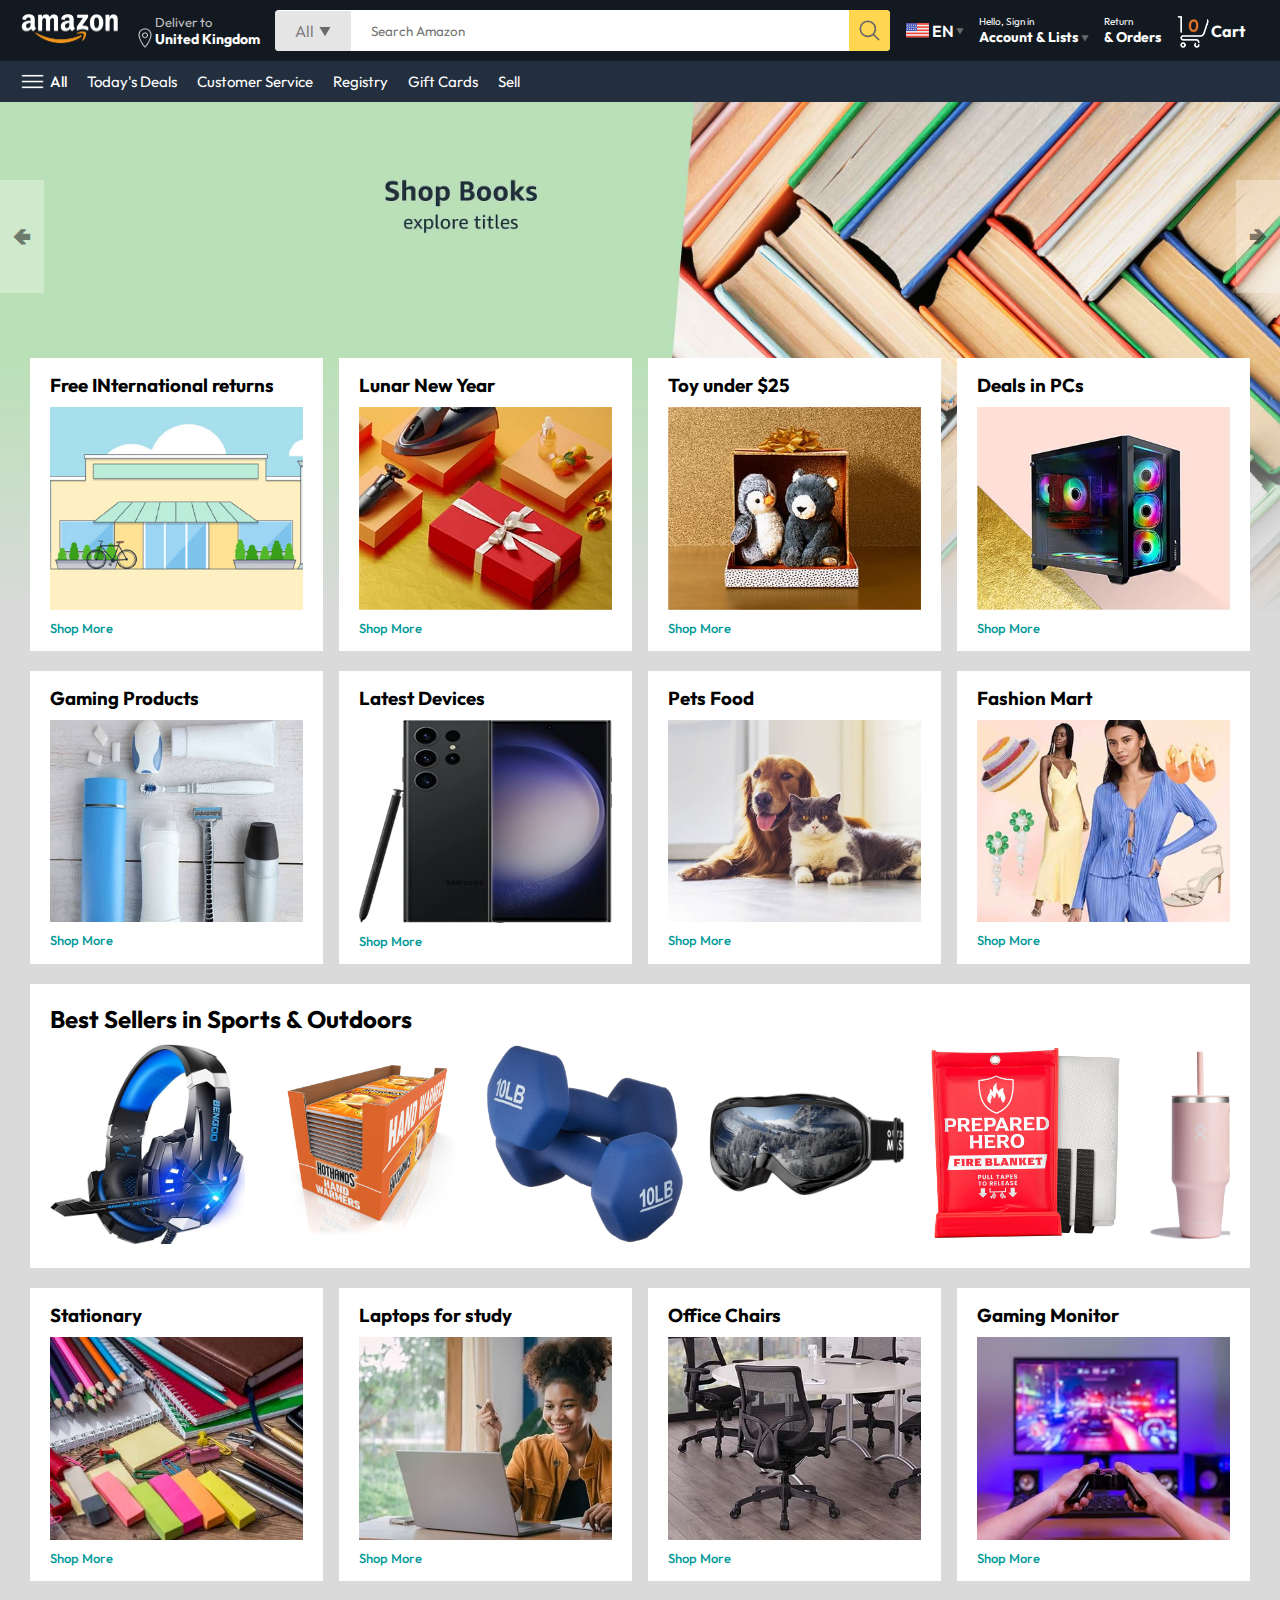
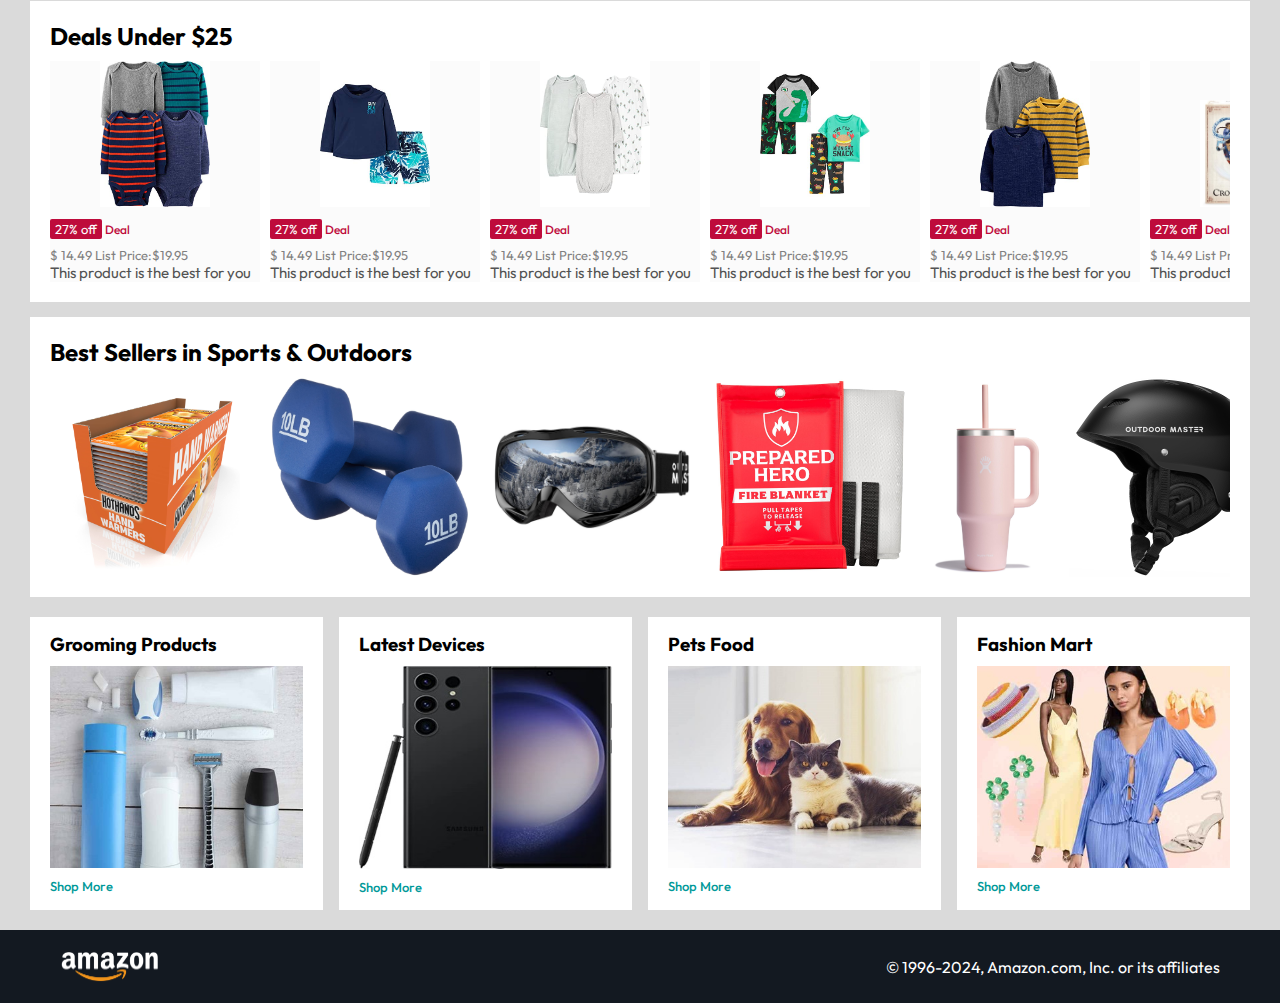
<file: client/index.html>
<!DOCTYPE html>
<html lang="en">
<head>
    <meta charset="UTF-8">
    <meta name="viewport" content="width=device-width, initial-scale=1.0">
    <title>Amazon Clone Website</title>
    <link rel="stylesheet" href="main.css">
</head>
<body>
    <nav>
        <a href="index.html">
            <img src="./assets/amazon_logo.png" width="100" alt="">
        </a>
        <div class="nav-country">
            <img src="./assets/location_icon.png" height="20" alt="">
            <div>
                <p>Deliver to</p>
                <h1>United Kingdom</h1>
            </div>
        </div>
        <div class="nav-search">
            <div class="nav-search-category">
                <p>All</p>
                <img src="./assets/dropdown_icon.png" height="12" alt="">
            </div>
            <input type="text" class="nav-search-input" placeholder="Search Amazon">
            <img src="./assets/search_icon.png" class="nav-search-icon" alt="">
        </div>
        <div class="nav-language">
            <img src="./assets/us_flag.png" width="25px" alt="">
            <p>EN</p>
            <img src="./assets/dropdown_icon.png" width="8px" alt="">
        </div>
        <div class="nav-text">
            <p><a href="./signin/signin.html">Hello, Sign in</a></p>
            <h1>Account & Lists <img src="./assets/dropdown_icon.png" width="8px" alt=""></h1>
        </div>
        <div class="nav-text">
            <p>Return</p>
            <h1>& Orders</h1>
        </div>
        <a href="./signin/signin.html" class="mobile-user-icon" style="display: none;">
            <img src="./assets/user.png" alt="">
        </a>
        <a href="./cart/cart.html" class="nav-cart">
            <img src="./assets/cart_icon.png" width="35px" alt="">
            <h4>Cart</h4>
        </a>

    </nav>
    <div class="nav-bottom">
        <div>
            <img src="./assets/menu_icon.png" width="25px" alt="">
            <p>All</p>
        </div>
        <p>Today's Deals</p>
        <p>Customer Service</p>
        <p>Registry</p>
        <p>Gift Cards</p>
        <p>Sell</p>
    </div>

    <div class="header-slider">
        <a href="#" class="control_prev">&#129144</a>
        <a href="#" class="control_next">&#129146</a>
        <ul>
            <img src="./assets/header1.jpg" class="header-img" alt="">
            <img src="./assets/header2.jpg" class="header-img" alt="">
            <img src="./assets/header3.jpg" class="header-img" alt="">
            <img src="./assets/header4.jpg" class="header-img" alt="">
            <img src="./assets/header5.jpg" class="header-img" alt="">
            <img src="./assets/header6.jpg" class="header-img" alt="">
        </ul>
    </div>

    <div class="box-row header-box">
        <div class="box-col">
            <h3>Free INternational returns</h3>
            <img src="./assets/box1-1.jpg" alt="">
            <a href="index.html">Shop More</a>
        </div>
        <div class="box-col">
            <h3>Lunar New Year</h3>
            <img src="./assets/box1-2.jpg" alt="">
            <a href="index.html">Shop More</a>
        </div>
        <div class="box-col">
            <h3>Toy under $25</h3>
            <img src="./assets/box1-3.jpg" alt="">
            <a href="index.html">Shop More</a>
        </div>
        <div class="box-col">
            <h3>Deals in PCs</h3>
            <img src="./assets/box1-4.jpg" alt="">
            <a href="index.html">Shop More</a>
        </div>
    </div>

    <div class="box-row">
        <div class="box-col">
            <h3>Gaming Products</h3>
            <img src="./assets/box2-1.jpg" alt="">
            <a href="index.html">Shop More</a>
        </div>
        <div class="box-col">
            <h3>Latest Devices</h3>
            <img src="./assets/box2-2.jpg" alt="">
            <a href="index.html">Shop More</a>
        </div>
        <div class="box-col">
            <h3>Pets Food</h3>
            <img src="./assets/box2-3.jpg" alt="">
            <a href="index.html">Shop More</a>
        </div>
        <div class="box-col">
            <h3>Fashion Mart</h3>
            <img src="./assets/box2-4.jpg" alt="">
            <a href="index.html">Shop More</a>
        </div>
    </div>

    <div class="products-slider">
        <h2>Best Sellers in Sports & Outdoors</h2>
        <div class="products">
            <a href="./product/product.html">
                <img src="./assets/product_img.jpg" alt="">
            </a>
            <img src="./assets/product1-1.jpg" alt="">
            <img src="./assets/product1-2.jpg" alt="">
            <img src="./assets/product1-3.jpg" alt="">
            <img src="./assets/product1-4.jpg" alt="">
            <img src="./assets/product1-5.jpg" alt="">
            <img src="./assets/product1-6.jpg" alt="">
            <img src="./assets/product1-7.jpg" alt="">
            <img src="./assets/product1-8.jpg" alt="">
            <img src="./assets/product1-9.jpg" alt="">
            <img src="./assets/product1-10.jpg" alt="">
        </div>
    </div>

    <div class="box-row">
        <div class="box-col">
            <h3>Stationary</h3>
            <img src="./assets/box3-1.jpg" alt="">
            <a href="index.html">Shop More</a>
        </div>
        <div class="box-col">
            <h3>Laptops for study</h3>
            <img src="./assets/box3-2.jpg" alt="">
            <a href="index.html">Shop More</a>
        </div>
        <div class="box-col">
            <h3>Office Chairs</h3>
            <img src="./assets/box3-3.jpg" alt="">
            <a href="index.html">Shop More</a>
        </div>
        <div class="box-col">
            <h3>Gaming Monitor</h3>
            <img src="./assets/box3-4.jpg" alt="">
            <a href="index.html">Shop More</a>
        </div>
    </div>

    <div class="products-slider-with-price">
        <h2>Deals Under $25</h2>
        <div class="products">
            <div class="product-card">
                <div class="product-img-container">
                    <img src="./assets/product2-1.jpg" alt="">
                </div>
                <div class="product-offer">
                    <p>27% off</p> <span>Deal</span>
                </div>
                <p class="product-price">$ <span>14.49</span> List Price:$19.95</p>
                <h4>This product is the best for you</h4>
            </div>
            <div class="product-card">
                <div class="product-img-container">
                    <img src="./assets/product2-2.jpg" alt="">
                </div>
                <div class="product-offer">
                    <p>27% off</p> <span>Deal</span>
                </div>
                <p class="product-price">$ <span>14.49</span> List Price:$19.95</p>
                <h4>This product is the best for you</h4>
            </div>
            <div class="product-card">
                <div class="product-img-container">
                    <img src="./assets/product2-3.jpg" alt="">
                </div>
                <div class="product-offer">
                    <p>27% off</p> <span>Deal</span>
                </div>
                <p class="product-price">$ <span>14.49</span> List Price:$19.95</p>
                <h4>This product is the best for you</h4>
            </div>
            <div class="product-card">
                <div class="product-img-container">
                    <img src="./assets/product2-4.jpg" alt="">
                </div>
                <div class="product-offer">
                    <p>27% off</p> <span>Deal</span>
                </div>
                <p class="product-price">$ <span>14.49</span> List Price:$19.95</p>
                <h4>This product is the best for you</h4>
            </div>
            <div class="product-card">
                <div class="product-img-container">
                    <img src="./assets/product2-5.jpg" alt="">
                </div>
                <div class="product-offer">
                    <p>27% off</p> <span>Deal</span>
                </div>
                <p class="product-price">$ <span>14.49</span> List Price:$19.95</p>
                <h4>This product is the best for you</h4>
            </div>
            <div class="product-card">
                <div class="product-img-container">
                    <img src="./assets/product2-6.jpg" alt="">
                </div>
                <div class="product-offer">
                    <p>27% off</p> <span>Deal</span>
                </div>
                <p class="product-price">$ <span>14.49</span> List Price:$19.95</p>
                <h4>This product is the best for you</h4>
            </div>
            <div class="product-card">
                <div class="product-img-container">
                    <img src="./assets/product2-7.jpg" alt="">
                </div>
                <div class="product-offer">
                    <p>27% off</p> <span>Deal</span>
                </div>
                <p class="product-price">$ <span>14.49</span> List Price:$19.95</p>
                <h4>This product is the best for you</h4>
            </div>
            <div class="product-card">
                <div class="product-img-container">
                    <img src="./assets/product2-8.jpg" alt="">
                </div>
                <div class="product-offer">
                    <p>27% off</p> <span>Deal</span>
                </div>
                <p class="product-price">$ <span>14.49</span> List Price:$19.95</p>
                <h4>This product is the best for you</h4>
            </div>
            <div class="product-card">
                <div class="product-img-container">
                    <img src="./assets/product2-9.jpg" alt="">
                </div>
                <div class="product-offer">
                    <p>27% off</p> <span>Deal</span>
                </div>
                <p class="product-price">$ <span>14.49</span> List Price:$19.95</p>
                <h4>This product is the best for you</h4>
            </div>
            <div class="product-card">
                <div class="product-img-container">
                    <img src="./assets/product2-10.jpg" alt="">
                </div>
                <div class="product-offer">
                    <p>27% off</p> <span>Deal</span>
                </div>
                <p class="product-price">$ <span>14.49</span> List Price:$19.95</p>
                <h4>This product is the best for you</h4>
            </div>
            <div class="product-card">
                <div class="product-img-container">
                    <img src="./assets/product2-11.jpg" alt="">
                </div>
                <div class="product-offer">
                    <p>27% off</p> <span>Deal</span>
                </div>
                <p class="product-price">$ <span>14.49</span> List Price:$19.95</p>
                <h4>This product is the best for you</h4>
            </div>
        </div>
    </div>

    <div class="products-slider">
        <h2>Best Sellers in Sports & Outdoors</h2>
        <div class="products">
            <img src="./assets/product1-1.jpg" alt="">
            <img src="./assets/product1-2.jpg" alt="">
            <img src="./assets/product1-3.jpg" alt="">
            <img src="./assets/product1-4.jpg" alt="">
            <img src="./assets/product1-5.jpg" alt="">
            <img src="./assets/product1-6.jpg" alt="">
            <img src="./assets/product1-7.jpg" alt="">
            <img src="./assets/product1-8.jpg" alt="">
            <img src="./assets/product1-9.jpg" alt="">
            <img src="./assets/product1-10.jpg" alt="">
        </div>
    </div>

    <div class="box-row">
        <div class="box-col">
            <h3>Grooming Products</h3>
            <img src="./assets/box2-1.jpg" alt="">
            <a href="index.html">Shop More</a>
        </div>
        <div class="box-col">
            <h3>Latest Devices</h3>
            <img src="./assets/box2-2.jpg" alt="">
            <a href="index.html">Shop More</a>
        </div>
        <div class="box-col">
            <h3>Pets Food</h3>
            <img src="./assets/box2-3.jpg" alt="">
            <a href="index.html">Shop More</a>
        </div>
        <div class="box-col">
            <h3>Fashion Mart</h3>
            <img src="./assets/box2-4.jpg" alt="">
            <a href="index.html">Shop More</a>
        </div>
    </div>

    <footer>
        <img src="./assets/amazon_logo.png" width="100" alt="">
        <p>&copy 1996-2024, Amazon.com, Inc. or its affiliates</p>
    </footer>


    <script src="main.js"></script>
</body>
</html>
</file>
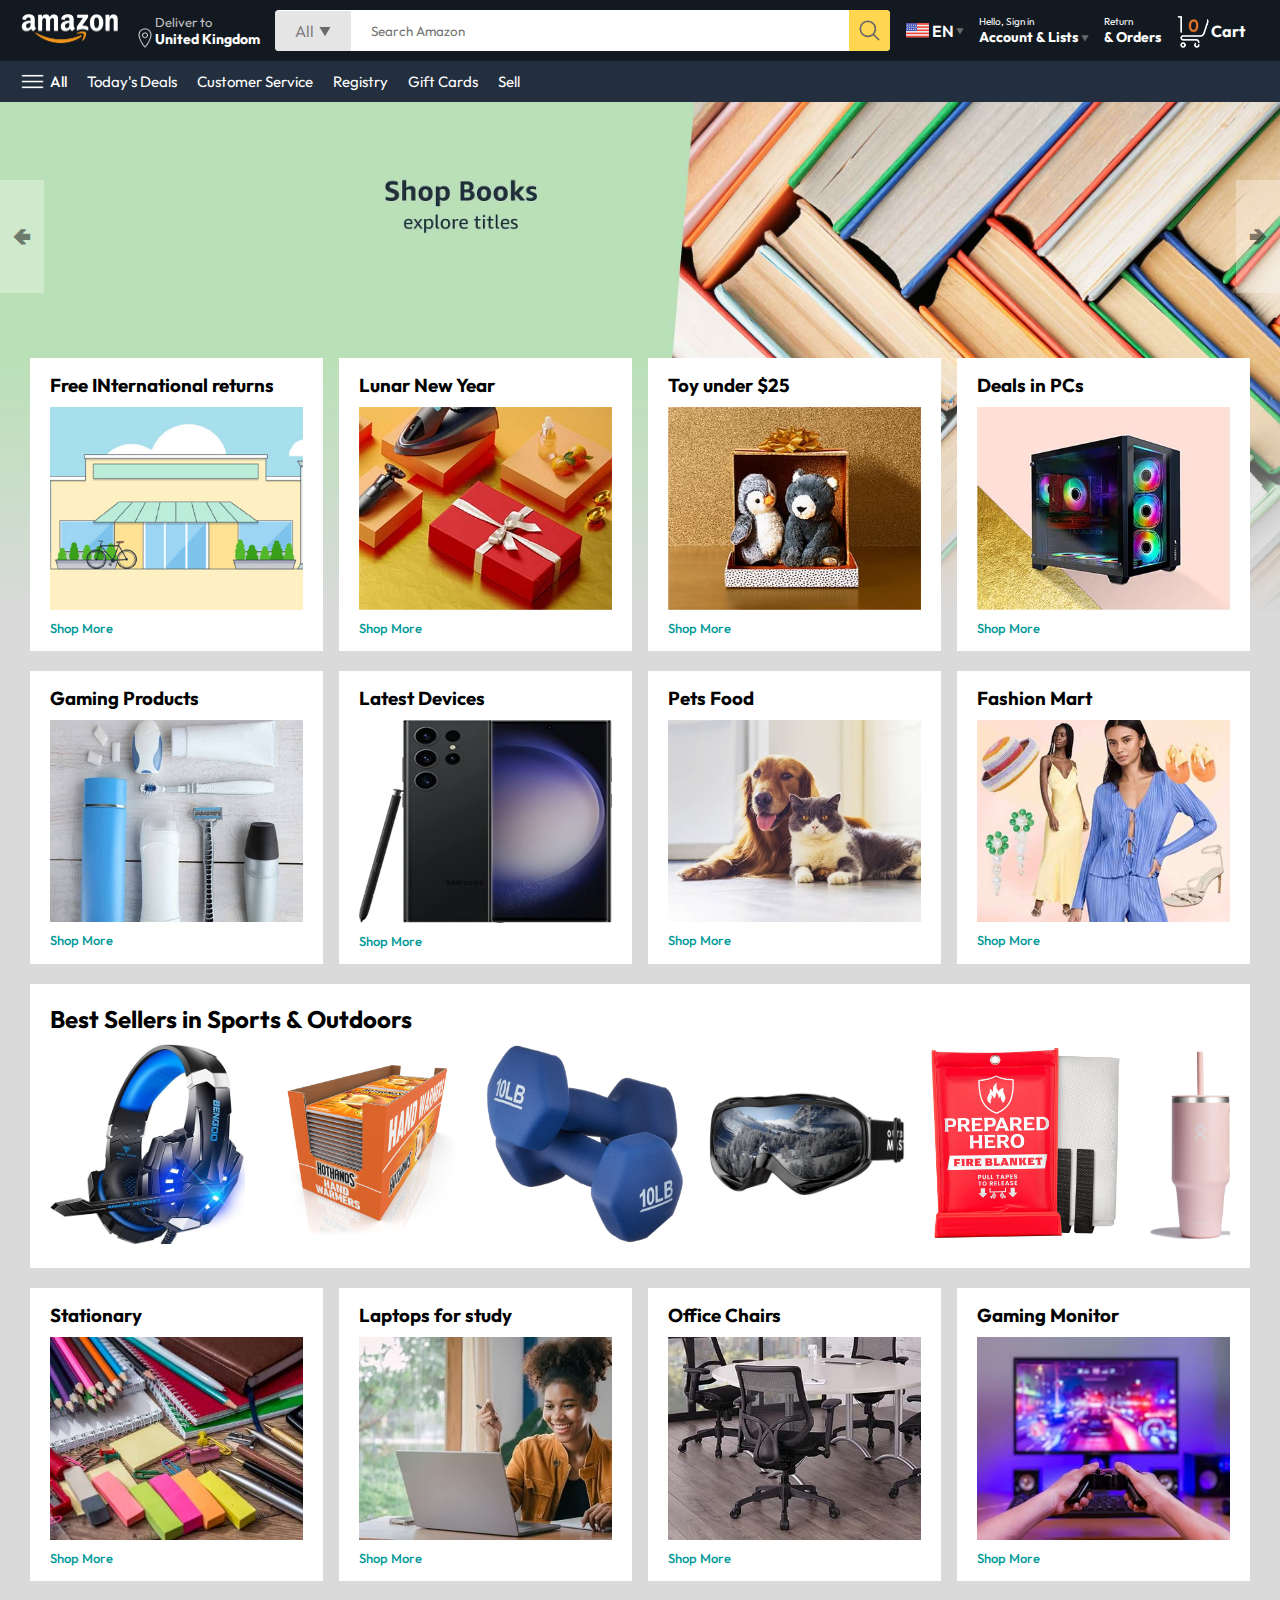
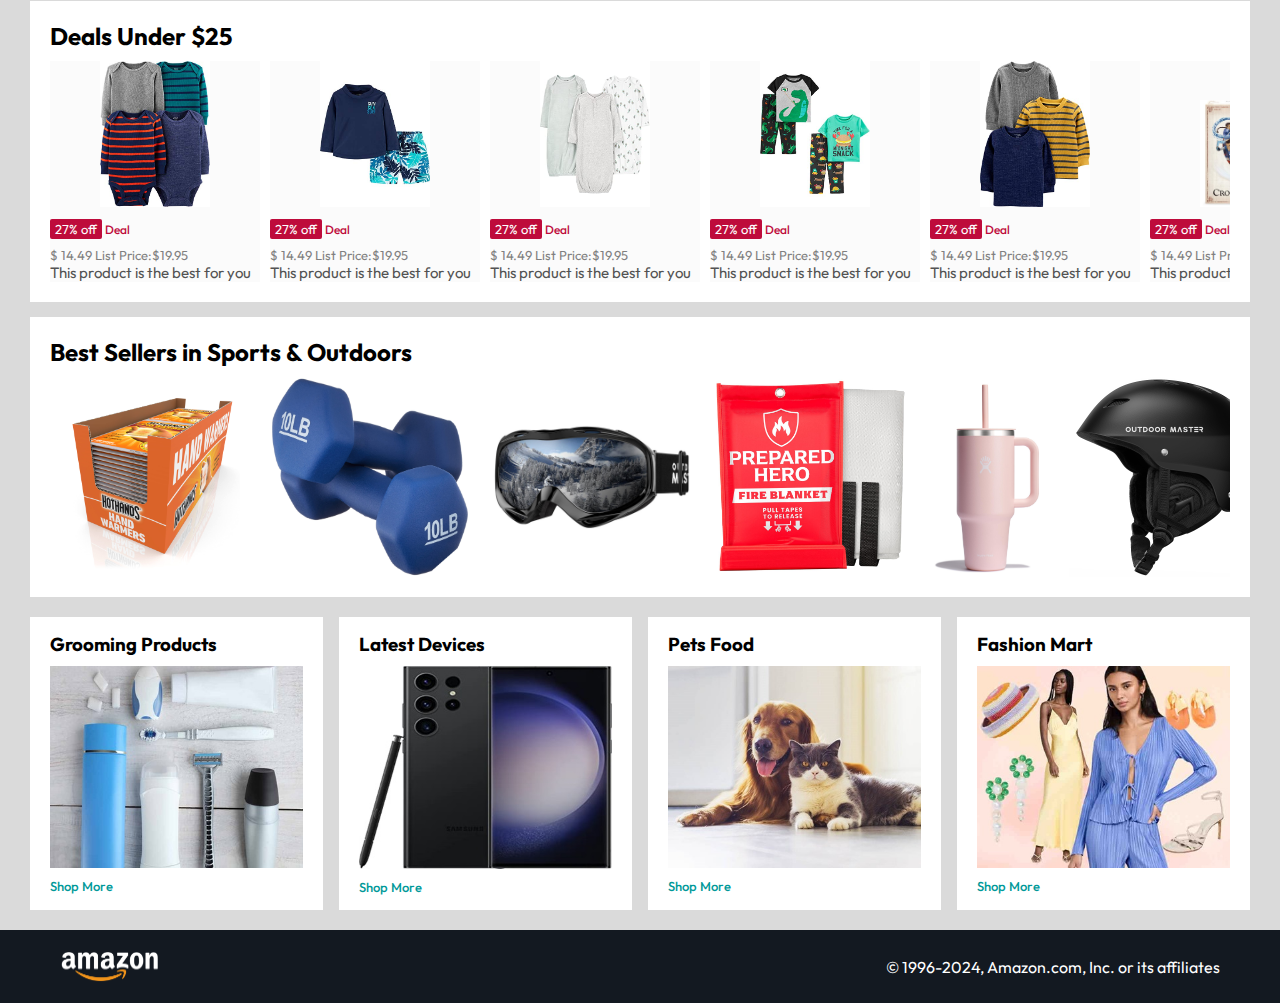
<file: main/index.html>
<!DOCTYPE html>
<html lang="en">
<head>
    <meta charset="UTF-8">
    <meta name="viewport" content="width=device-width, initial-scale=1.0">
    <title>Amazon Clone By Ezhil</title>
    <link rel="stylesheet" href="../main/style.css">
</head>
<body>
    <nav>
        <a href="../main/index.html">
            <img src="../assets/amazon_logo.png" width="100" alt="">
        </a>
        <div class="nav-country">
            <img src="../assets/location_icon.png" height="20" alt="">
            <div>
                <p>Deliver to</p>
                <h1>United Kingdom</h1>
            </div>
        </div>
        <div class="nav-search">
            <div class="nav-search-category">
                <p>All</p>
                <img src="../assets/dropdown_icon.png" height="12" alt="">
            </div>
            <input type="text" class="nav-search-input" placeholder="Search Amazon">
            <img src="../assets/search_icon.png" class="nav-search-icon" alt="">
        </div>
        <div class="nav-language">
            <img src="../assets/us_flag.png" width="25px" alt="">
            <p>EN</p>
            <img src="../assets/dropdown_icon.png" width="8px" alt="">
        </div>
        <div class="nav-text">
            <p><a href="../signin/signin.html">Hello, Sign in</a></p>
            <h1>Account & Lists <img src="../assets/dropdown_icon.png" width="8px" alt=""></h1>
        </div>
        <div class="nav-text">
            <p>Return</p>
            <h1>& Orders</h1>
        </div>
        <a href="../signin/signin.html" class="mobile-user-icon" style="display: none;">
            <img src="../assets/user.png" alt="">
        </a>
        <a href="../cart/cart.html" class="nav-cart">
            <img src="../assets/cart_icon.png" width="35px" alt="">
            <h4>Cart</h4>
        </a>

    </nav>
    <div class="nav-bottom">
        <div>
            <img src="../assets/menu_icon.png" width="25px" alt="">
            <p>All</p>
        </div>
        <p>Today's Deals</p>
        <p>Customer Service</p>
        <p>Registry</p>
        <p>Gift Cards</p>
        <p>Sell</p>
    </div>

    <div class="header-slider">
        <a href="#" class="control_prev">&#129144</a>
        <a href="#" class="control_next">&#129146</a>
        <ul>
            <img src="../assets/header1.jpg" class="header-img" alt="">
            <img src="../assets/header2.jpg" class="header-img" alt="">
            <img src="../assets/header3.jpg" class="header-img" alt="">
            <img src="../assets/header4.jpg" class="header-img" alt="">
            <img src="../assets/header5.jpg" class="header-img" alt="">
            <img src="../assets/header6.jpg" class="header-img" alt="">
        </ul>
    </div>

    <div class="box-row header-box">
        <div class="box-col">
            <h3>Free INternational returns</h3>
            <img src="../assets/box1-1.jpg" alt="">
            <a href="../main/index.html">Shop More</a>
        </div>
        <div class="box-col">
            <h3>Lunar New Year</h3>
            <img src="../assets/box1-2.jpg" alt="">
            <a href="../main/index.html">Shop More</a>
        </div>
        <div class="box-col">
            <h3>Toy under $25</h3>
            <img src="../assets/box1-3.jpg" alt="">
            <a href="../main/index.html">Shop More</a>
        </div>
        <div class="box-col">
            <h3>Deals in PCs</h3>
            <img src="../assets/box1-4.jpg" alt="">
            <a href="../main/index.html">Shop More</a>
        </div>
    </div>

    <div class="box-row">
        <div class="box-col">
            <h3>Gaming Products</h3>
            <img src="../assets/box2-1.jpg" alt="">
            <a href="../main/index.html">Shop More</a>
        </div>
        <div class="box-col">
            <h3>Latest Devices</h3>
            <img src="../assets/box2-2.jpg" alt="">
            <a href="../main/index.html">Shop More</a>
        </div>
        <div class="box-col">
            <h3>Pets Food</h3>
            <img src="../assets/box2-3.jpg" alt="">
            <a href="../main/index.html">Shop More</a>
        </div>
        <div class="box-col">
            <h3>Fashion Mart</h3>
            <img src="../assets/box2-4.jpg" alt="">
            <a href="../main/index.html">Shop More</a>
        </div>
    </div>

    <div class="products-slider">
        <h2>Best Sellers in Sports & Outdoors</h2>
        <div class="products">
            <a href="../product/product.html">
                <img src="../assets/product_img.jpg" alt="">
            </a>
            <img src="../assets/product1-1.jpg" alt="">
            <img src="../assets/product1-2.jpg" alt="">
            <img src="../assets/product1-3.jpg" alt="">
            <img src="../assets/product1-4.jpg" alt="">
            <img src="../assets/product1-5.jpg" alt="">
            <img src="../assets/product1-6.jpg" alt="">
            <img src="../assets/product1-7.jpg" alt="">
            <img src="../assets/product1-8.jpg" alt="">
            <img src="../assets/product1-9.jpg" alt="">
            <img src="../assets/product1-10.jpg" alt="">
        </div>
    </div>

    <div class="box-row">
        <div class="box-col">
            <h3>Stationary</h3>
            <img src="../assets/box3-1.jpg" alt="">
            <a href="../main/index.html">Shop More</a>
        </div>
        <div class="box-col">
            <h3>Laptops for study</h3>
            <img src="../assets/box3-2.jpg" alt="">
            <a href="../main/index.html">Shop More</a>
        </div>
        <div class="box-col">
            <h3>Office Chairs</h3>
            <img src="../assets/box3-3.jpg" alt="">
            <a href="../main/index.html">Shop More</a>
        </div>
        <div class="box-col">
            <h3>Gaming Monitor</h3>
            <img src="../assets/box3-4.jpg" alt="">
            <a href="../main/index.html">Shop More</a>
        </div>
    </div>

    <div class="products-slider-with-price">
        <h2>Deals Under $25</h2>
        <div class="products">
            <div class="product-card">
                <div class="product-img-container">
                    <img src="../assets/product2-1.jpg" alt="">
                </div>
                <div class="product-offer">
                    <p>27% off</p> <span>Deal</span>
                </div>
                <p class="product-price">$ <span>14.49</span> List Price:$19.95</p>
                <h4>This product is the best for you</h4>
            </div>
            <div class="product-card">
                <div class="product-img-container">
                    <img src="../assets/product2-2.jpg" alt="">
                </div>
                <div class="product-offer">
                    <p>27% off</p> <span>Deal</span>
                </div>
                <p class="product-price">$ <span>14.49</span> List Price:$19.95</p>
                <h4>This product is the best for you</h4>
            </div>
            <div class="product-card">
                <div class="product-img-container">
                    <img src="../assets/product2-3.jpg" alt="">
                </div>
                <div class="product-offer">
                    <p>27% off</p> <span>Deal</span>
                </div>
                <p class="product-price">$ <span>14.49</span> List Price:$19.95</p>
                <h4>This product is the best for you</h4>
            </div>
            <div class="product-card">
                <div class="product-img-container">
                    <img src="../assets/product2-4.jpg" alt="">
                </div>
                <div class="product-offer">
                    <p>27% off</p> <span>Deal</span>
                </div>
                <p class="product-price">$ <span>14.49</span> List Price:$19.95</p>
                <h4>This product is the best for you</h4>
            </div>
            <div class="product-card">
                <div class="product-img-container">
                    <img src="../assets/product2-5.jpg" alt="">
                </div>
                <div class="product-offer">
                    <p>27% off</p> <span>Deal</span>
                </div>
                <p class="product-price">$ <span>14.49</span> List Price:$19.95</p>
                <h4>This product is the best for you</h4>
            </div>
            <div class="product-card">
                <div class="product-img-container">
                    <img src="../assets/product2-6.jpg" alt="">
                </div>
                <div class="product-offer">
                    <p>27% off</p> <span>Deal</span>
                </div>
                <p class="product-price">$ <span>14.49</span> List Price:$19.95</p>
                <h4>This product is the best for you</h4>
            </div>
            <div class="product-card">
                <div class="product-img-container">
                    <img src="../assets/product2-7.jpg" alt="">
                </div>
                <div class="product-offer">
                    <p>27% off</p> <span>Deal</span>
                </div>
                <p class="product-price">$ <span>14.49</span> List Price:$19.95</p>
                <h4>This product is the best for you</h4>
            </div>
            <div class="product-card">
                <div class="product-img-container">
                    <img src="../assets/product2-8.jpg" alt="">
                </div>
                <div class="product-offer">
                    <p>27% off</p> <span>Deal</span>
                </div>
                <p class="product-price">$ <span>14.49</span> List Price:$19.95</p>
                <h4>This product is the best for you</h4>
            </div>
            <div class="product-card">
                <div class="product-img-container">
                    <img src="../assets/product2-9.jpg" alt="">
                </div>
                <div class="product-offer">
                    <p>27% off</p> <span>Deal</span>
                </div>
                <p class="product-price">$ <span>14.49</span> List Price:$19.95</p>
                <h4>This product is the best for you</h4>
            </div>
            <div class="product-card">
                <div class="product-img-container">
                    <img src="../assets/product2-10.jpg" alt="">
                </div>
                <div class="product-offer">
                    <p>27% off</p> <span>Deal</span>
                </div>
                <p class="product-price">$ <span>14.49</span> List Price:$19.95</p>
                <h4>This product is the best for you</h4>
            </div>
            <div class="product-card">
                <div class="product-img-container">
                    <img src="../assets/product2-11.jpg" alt="">
                </div>
                <div class="product-offer">
                    <p>27% off</p> <span>Deal</span>
                </div>
                <p class="product-price">$ <span>14.49</span> List Price:$19.95</p>
                <h4>This product is the best for you</h4>
            </div>
        </div>
    </div>

    <div class="products-slider">
        <h2>Best Sellers in Sports & Outdoors</h2>
        <div class="products">
            <img src="../assets/product1-1.jpg" alt="">
            <img src="../assets/product1-2.jpg" alt="">
            <img src="../assets/product1-3.jpg" alt="">
            <img src="../assets/product1-4.jpg" alt="">
            <img src="../assets/product1-5.jpg" alt="">
            <img src="../assets/product1-6.jpg" alt="">
            <img src="../assets/product1-7.jpg" alt="">
            <img src="../assets/product1-8.jpg" alt="">
            <img src="../assets/product1-9.jpg" alt="">
            <img src="../assets/product1-10.jpg" alt="">
        </div>
    </div>

    <div class="box-row">
        <div class="box-col">
            <h3>Grooming Products</h3>
            <img src="../assets/box2-1.jpg" alt="">
            <a href="../main/index.html">Shop More</a>
        </div>
        <div class="box-col">
            <h3>Latest Devices</h3>
            <img src="../assets/box2-2.jpg" alt="">
            <a href="../main/index.html">Shop More</a>
        </div>
        <div class="box-col">
            <h3>Pets Food</h3>
            <img src="../assets/box2-3.jpg" alt="">
            <a href="../main/index.html">Shop More</a>
        </div>
        <div class="box-col">
            <h3>Fashion Mart</h3>
            <img src="../assets/box2-4.jpg" alt="">
            <a href="../main/index.html">Shop More</a>
        </div>
    </div>

    <footer>
        <img src="../assets/amazon_logo.png" width="100" alt="">
        <p>&copy 1996-2024, Amazon.com, Inc. or its affiliates</p>
    </footer>


    <script src="../main/script.js"></script>
</body>
</html>
</file>
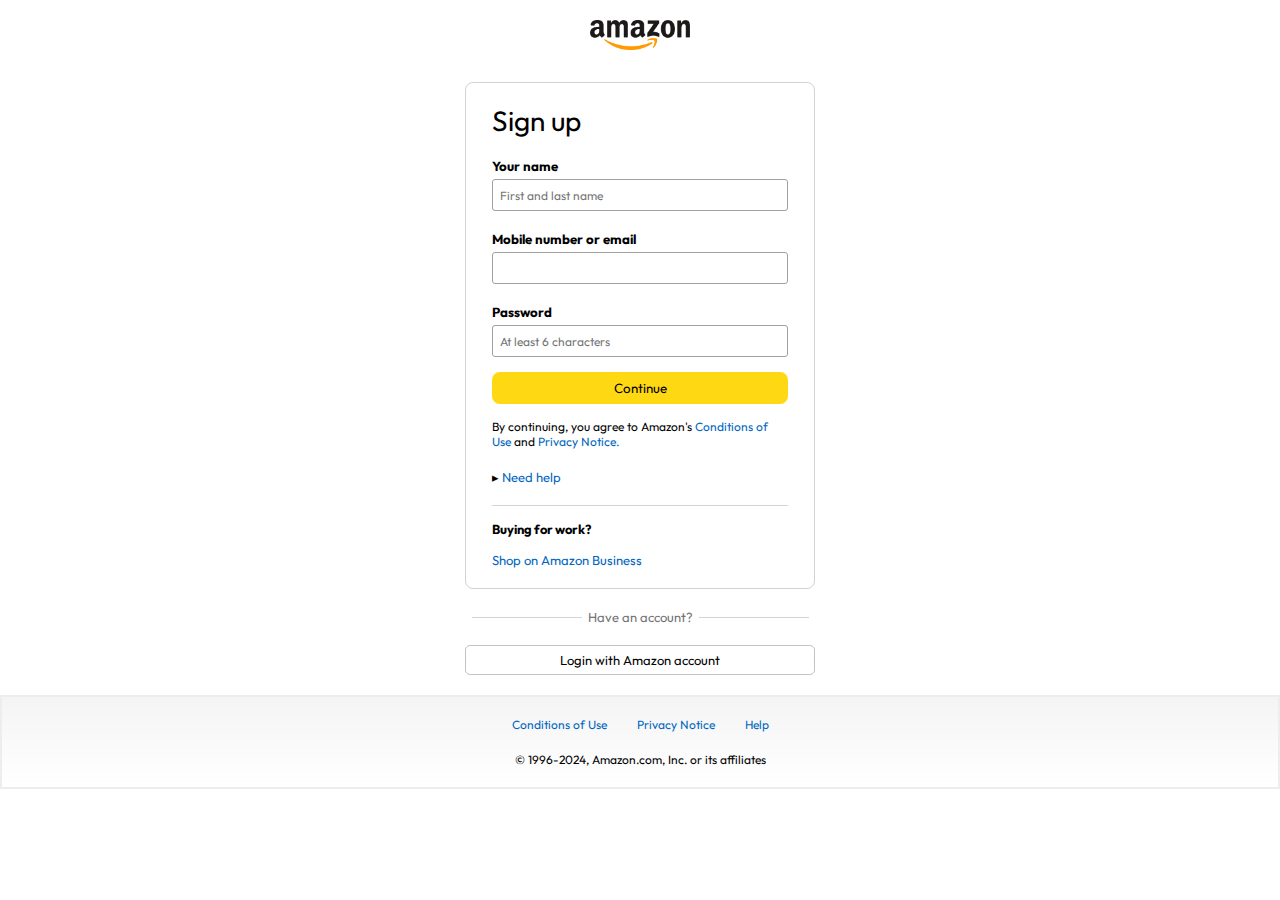
<file: signup.html>
<!DOCTYPE html>
<html lang="en">
<head>
    <meta charset="UTF-8">
    <meta name="viewport" content="width=device-width, initial-scale=1.0">
    <title>Sign up</title>
    <link rel="stylesheet" href="./signin/signin.css">
</head>
<body>
    <a href="./main/index.html"><img class="logo" src="./assets/amazon_logo_dark.png" alt="" width="100px"></a>
    <div class="signin-container">
        <h1 class="signin-title">Sign up</h1>
        <h5 class="input-lable">Your name</h5>
        <input type="text" placeholder="First and last name">
        <h5 class="input-lable">Mobile number or email</h5>
        <input type="text">
        <h5 class="input-lable">Password</h5>
        <input type="password" placeholder="At least 6 characters">
        <button>Continue</button>
        <p class="signin-condition">By continuing, you agree to Amazon's <span>Conditions of Use</span> and <span>Privacy Notice.</span></p>
        <p class="signin-help">&#9656 <span>Need help</span></p>
        <hr>
        <h4>Buying for work?</h4>
        <p class="signin-business"><span>Shop on Amazon Business</span></p>
    </div>
    <div class="signin-bottom">
        <hr>
        <p>Have an account?</p>
        <hr>
    </div>
    <a href="./signin/signin.html"><button class="signin-signup-btn">Login with Amazon account</button></a>
    
    <footer style="position:inherit;">
        <div class="footer-links">
            <a href="#">Conditions of Use</a>
            <a href="#">Privacy Notice</a>
            <a href="#">Help</a>
        </div>
        <p class="footer-copyright">&copy 1996-2024, Amazon.com, Inc. or its affiliates</p>
    </footer>
    
</body>
</html>
</file>
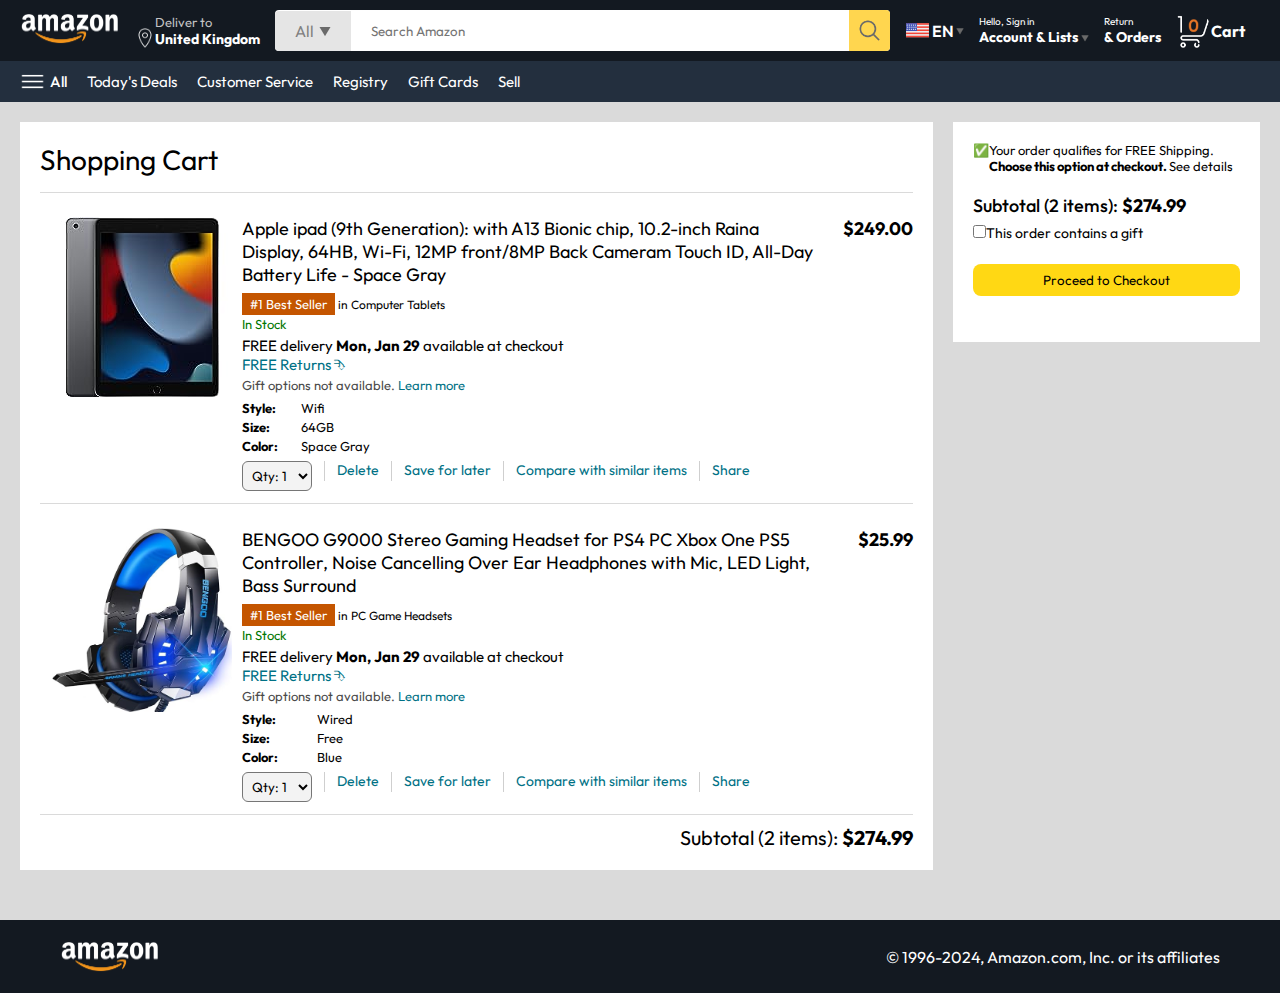
<file: cart/cart.html>
<!DOCTYPE html>
<html lang="en">
<head>
    <meta charset="UTF-8">
    <meta name="viewport" content="width=device-width, initial-scale=1.0">
    <title>Cart</title>
    <link rel="stylesheet" href="../main/style.css">
    <link rel="stylesheet" href="../cart/cart.css">
</head>
<body>
    <nav>
        <a href="../main/index.html">
            <img src="../assets/amazon_logo.png" width="100" alt="">
        </a>
        <div class="nav-country">
            <img src="../assets/location_icon.png" height="20" alt="">
            <div>
                <p>Deliver to</p>
                <h1>United Kingdom</h1>
            </div>
        </div>
        <div class="nav-search">
            <div class="nav-search-category">
                <p>All</p>
                <img src="../assets/dropdown_icon.png" height="12" alt="">
            </div>
            <input type="text" class="nav-search-input" placeholder="Search Amazon">
            <img src="../assets/search_icon.png" class="nav-search-icon" alt="">
        </div>
        <div class="nav-language">
            <img src="../assets/us_flag.png" width="25px" alt="">
            <p>EN</p>
            <img src="../assets/dropdown_icon.png" width="8px" alt="">
        </div>
        <div class="nav-text">
            <p><a href="../signin/signin.html">Hello, Sign in</a></p>
            <h1>Account & Lists <img src="../assets/dropdown_icon.png" width="8px" alt=""></h1>
        </div>
        <div class="nav-text">
            <p>Return</p>
            <h1>& Orders</h1>
        </div>
        <a href="../signin/signin.html" class="mobile-user-icon" style="display: none;">
            <img src="../assets/user.png" alt="">
        </a>
        <a href="../cart/cart.html" class="nav-cart">
            <img src="../assets/cart_icon.png" width="35px" alt="">
            <h4>Cart</h4>
        </a>

    </nav>
    <div class="nav-bottom">
        <div>
            <img src="../assets/menu_icon.png" width="25px" alt="">
            <p>All</p>
        </div>
        <p>Today's Deals</p>
        <p>Customer Service</p>
        <p>Registry</p>
        <p>Gift Cards</p>
        <p>Sell</p>
    </div>  

    <div class="cart">
        <div class="cart-left">
            <h1>Shopping Cart</h1>
            <hr>
            <div class="product-cart-list">
                <img src="../assets/ipad_img.jpg" alt="" width="180px">
                <div>
                    <div class="product-cart-titleprice">
                        <p>Apple ipad (9th Generation): with A13 Bionic chip, 10.2-inch Raina Display, 64HB, Wi-Fi, 12MP front/8MP Back Cameram Touch ID, All-Day Battery Life - Space Gray</p>
                        <p><b>$249.00</b></p>
                    </div>
                    <p class="product-cart-bestseller"><span>#1 Best Seller</span> in Computer Tablets</p>
                    <p class="product-cart-stock">In Stock</p>
                    <p class="product-cart-delivery">FREE delivery <b>Mon, Jan 29</b> available at checkout</p>
                    <p class="product-cart-returns">FREE  Returns &#11191</p>
                    <p class="product-cart-giftoption">Gift options not available. <span>Learn more</span></p>

                    <div class="product-cart-specs">
                        <p><b>Style:</b></p> <p>Wifi</p>
                        <p><b>Size:</b></p> <p>64GB</p>
                        <p><b>Color:</b></p> <p>Space Gray</p>
                    </div>

                    <div class="cart-list-action">
                        <select>
                            <option value="1">Qty: 1</option>
                            <option value="2">Qty: 2</option>
                            <option value="3">Qty: 3</option>
                            <option value="4">Qty: 4</option>
                            <option value="5">Qty: 5</option>
                        </select>
                        <hr>
                        <p class="action-btn">Delete</p>
                        <hr>
                        <p class="action-btn">Save for later</p>
                        <hr>
                        <p class="action-btn">Compare with similar items</p>
                        <hr>
                        <p class="action-btn">Share</p>
                     
                    </div>
                </div>
            </div>

            <hr>
            <div class="product-cart-list">
                <img src="../assets/product_img.jpg" alt="" width="180px">
                <div>
                    <div class="product-cart-titleprice">
                        <p>BENGOO G9000 Stereo Gaming Headset for PS4 PC Xbox One PS5 Controller, Noise Cancelling Over Ear Headphones with Mic, LED Light, Bass Surround</p>
                        <p><b>$25.99</b></p>
                    </div>
                    <p class="product-cart-bestseller"><span>#1 Best Seller</span> in PC Game Headsets</p>
                    <p class="product-cart-stock">In Stock</p>
                    <p class="product-cart-delivery">FREE delivery <b>Mon, Jan 29</b> available at checkout</p>
                    <p class="product-cart-returns">FREE  Returns &#11191</p>
                    <p class="product-cart-giftoption">Gift options not available. <span>Learn more</span></p>

                    <div class="product-cart-specs">
                        <p><b>Style:</b></p> <p>Wired</p>
                        <p><b>Size:</b></p> <p>Free</p>
                        <p><b>Color:</b></p> <p>Blue</p>
                    </div>

                    <div class="cart-list-action">
                        <select>
                            <option value="1">Qty: 1</option>
                            <option value="2">Qty: 2</option>
                            <option value="3">Qty: 3</option>
                            <option value="4">Qty: 4</option>
                            <option value="5">Qty: 5</option>
                        </select>
                        <hr>
                        <p class="action-btn">Delete</p>
                        <hr>
                        <p class="action-btn">Save for later</p>
                        <hr>
                        <p class="action-btn">Compare with similar items</p>
                        <hr>
                        <p class="action-btn">Share</p>
                     
                    </div>
                </div>
            </div>
            <hr>
            <div class="cart-list-subtotal">
                Subtotal (2 items): <b>$274.99</b>
            </div>
        </div>
        <div class="cart-right">
            <div class="cart-free-delivery">
                <p>&#x2705</p>
                <p>Your order qualifies for FREE  Shipping. <b>Choose this option at checkout. </b> See details</p>
            </div>
            <p class="cart-subtotal">Subtotal (2 items): <b>$274.99</b></p>
            <p class="cart-right-gift"><input type="checkbox">This order contains a gift</p>
            <button>Proceed to Checkout</button>
        </div>
    </div>

    <footer class="footer-cart">
        <img src="../assets/amazon_logo.png" width="100" alt="">
        <p>&copy 1996-2024, Amazon.com, Inc. or its affiliates</p>
    </footer>

    
</body>
</html>
</file>
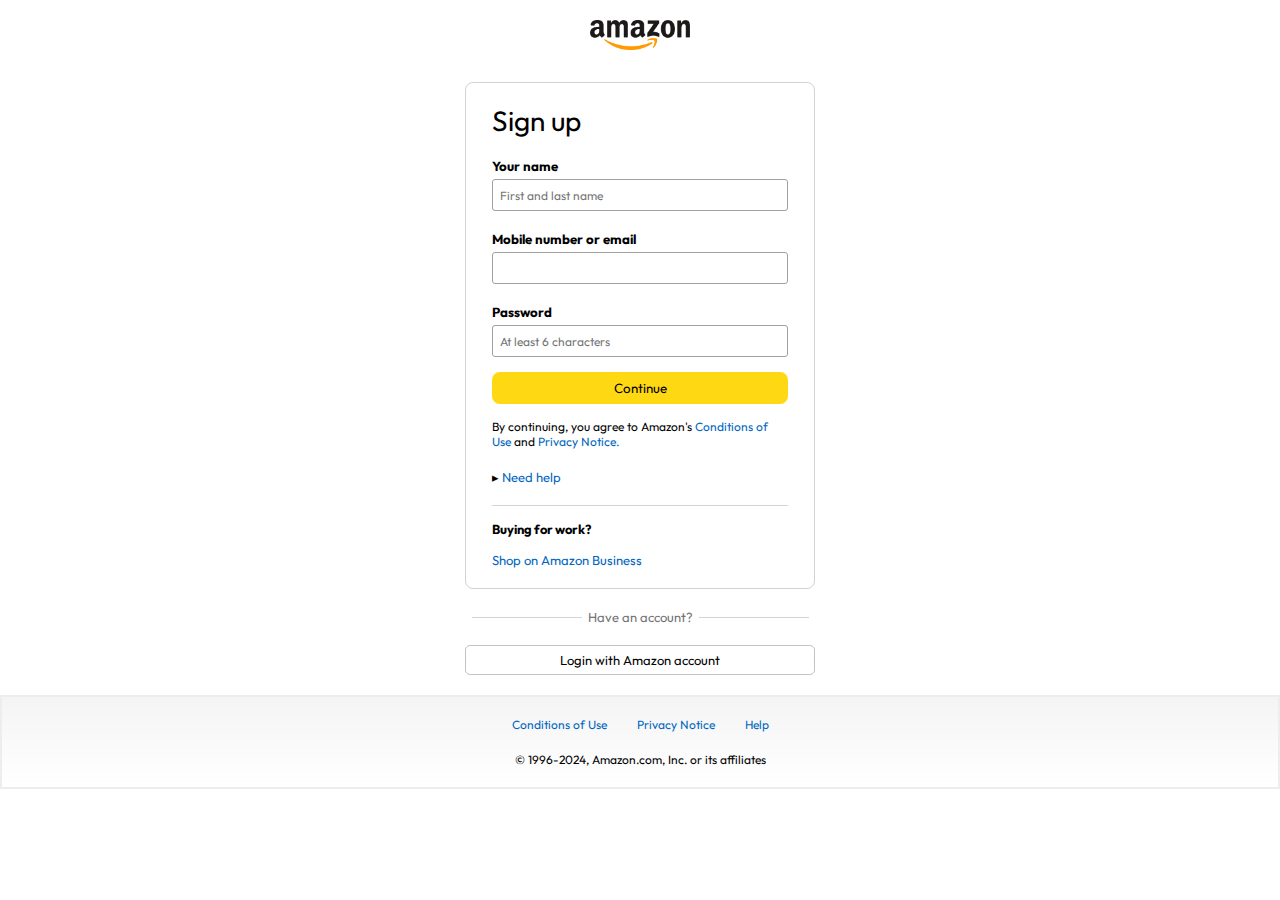
<file: client/signup.html>
<!DOCTYPE html>
<html lang="en">
<head>
    <meta charset="UTF-8">
    <meta name="viewport" content="width=device-width, initial-scale=1.0">
    <title>Sign up</title>
    <link rel="stylesheet" href="./signin/signin.css">
</head>
<body>
    <a href="./index.html"><img class="logo" src="./assets/amazon_logo_dark.png" alt="" width="100px"></a>
    <div class="signin-container">
        <h1 class="signin-title">Sign up</h1>
        <h5 class="input-lable">Your name</h5>
        <input type="text" placeholder="First and last name">
        <h5 class="input-lable">Mobile number or email</h5>
        <input type="text">
        <h5 class="input-lable">Password</h5>
        <input type="password" placeholder="At least 6 characters">
        <button>Continue</button>
        <p class="signin-condition">By continuing, you agree to Amazon's <span>Conditions of Use</span> and <span>Privacy Notice.</span></p>
        <p class="signin-help">&#9656 <span>Need help</span></p>
        <hr>
        <h4>Buying for work?</h4>
        <p class="signin-business"><span>Shop on Amazon Business</span></p>
    </div>
    <div class="signin-bottom">
        <hr>
        <p>Have an account?</p>
        <hr>
    </div>
    <a href="./signin/signin.html"><button class="signin-signup-btn">Login with Amazon account</button></a>
    
    <footer style="position:inherit;">
        <div class="footer-links">
            <a href="#">Conditions of Use</a>
            <a href="#">Privacy Notice</a>
            <a href="#">Help</a>
        </div>
        <p class="footer-copyright">&copy 1996-2024, Amazon.com, Inc. or its affiliates</p>
    </footer>
    
</body>
</html>
</file>
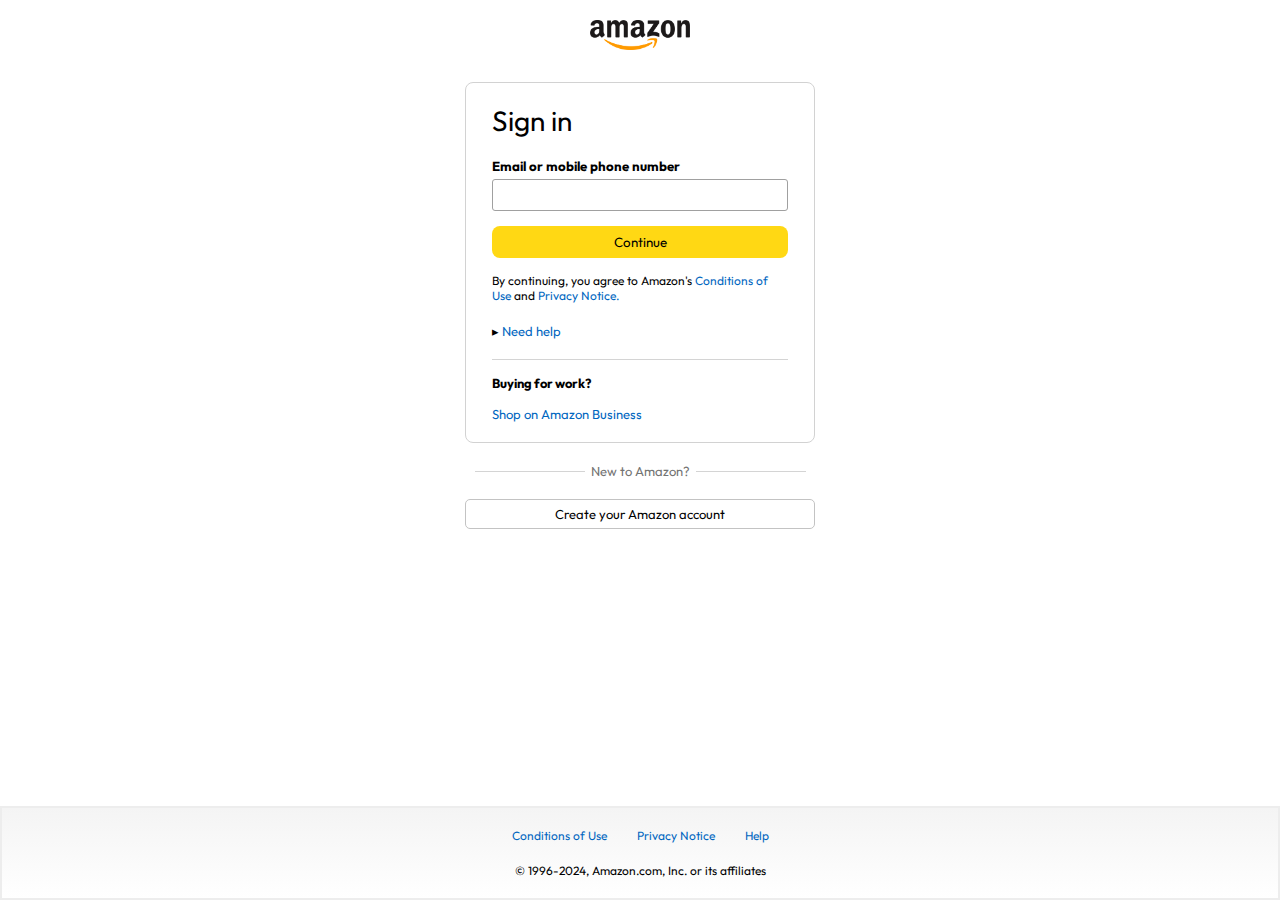
<file: signin/signin.html>
<!DOCTYPE html>
<html lang="en">
<head>
    <meta charset="UTF-8">
    <meta name="viewport" content="width=device-width, initial-scale=1.0">
    <title>Sign In</title>
    <link rel="stylesheet" href="../signin/signin.css">
</head>
<body>
    <a href="../main/index.html"><img class="logo" src="../assets/amazon_logo_dark.png" alt="" width="100px"></a>
    <div class="signin-container">
        <h1 class="signin-title">Sign in</h1>
        <h5 class="input-lable">Email or mobile phone number</h5>
        <input type="text">
        <button>Continue</button>
        <p class="signin-condition">By continuing, you agree to Amazon's <span>Conditions of Use</span> and <span>Privacy Notice.</span></p>
        <p class="signin-help">&#9656 <span>Need help</span></p>
        <hr>
        <h4>Buying for work?</h4>
        <p class="signin-business"><span>Shop on Amazon Business</span></p>
    </div>
    <div class="signin-bottom">
        <hr>
        <p>New to Amazon?</p>
        <hr>
    </div>
    <a href="../signup.html"><button class="signin-signup-btn">Create your Amazon account</button></a>
    
    <footer>
        <div class="footer-links">
            <a href="#">Conditions of Use</a>
            <a href="#">Privacy Notice</a>
            <a href="#">Help</a>
        </div>
        <p class="footer-copyright">&copy 1996-2024, Amazon.com, Inc. or its affiliates</p>
    </footer>
</body>
</html>
</file>
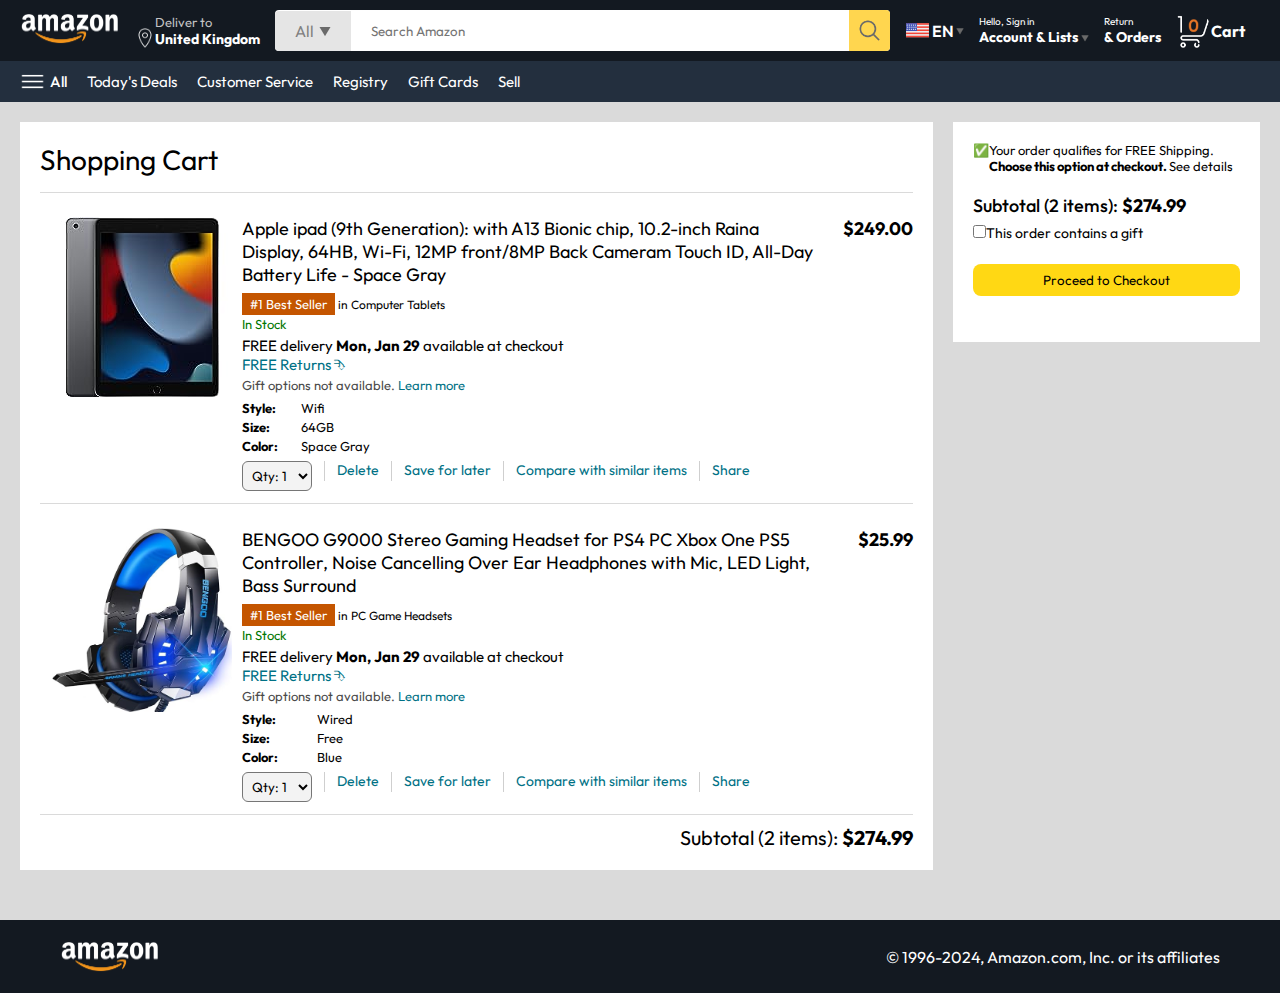
<file: client/cart/cart.html>
<!DOCTYPE html>
<html lang="en">
<head>
    <meta charset="UTF-8">
    <meta name="viewport" content="width=device-width, initial-scale=1.0">
    <title>Cart</title>
    <link rel="stylesheet" href="../main.css">
    <link rel="stylesheet" href="../cart/cart.css">
</head>
<body>
    <nav>
        <a href="../index.html">
            <img src="../assets/amazon_logo.png" width="100" alt="">
        </a>
        <div class="nav-country">
            <img src="../assets/location_icon.png" height="20" alt="">
            <div>
                <p>Deliver to</p>
                <h1>United Kingdom</h1>
            </div>
        </div>
        <div class="nav-search">
            <div class="nav-search-category">
                <p>All</p>
                <img src="../assets/dropdown_icon.png" height="12" alt="">
            </div>
            <input type="text" class="nav-search-input" placeholder="Search Amazon">
            <img src="../assets/search_icon.png" class="nav-search-icon" alt="">
        </div>
        <div class="nav-language">
            <img src="../assets/us_flag.png" width="25px" alt="">
            <p>EN</p>
            <img src="../assets/dropdown_icon.png" width="8px" alt="">
        </div>
        <div class="nav-text">
            <p><a href="../signin/signin.html">Hello, Sign in</a></p>
            <h1>Account & Lists <img src="../assets/dropdown_icon.png" width="8px" alt=""></h1>
        </div>
        <div class="nav-text">
            <p>Return</p>
            <h1>& Orders</h1>
        </div>
        <a href="../signin/signin.html" class="mobile-user-icon" style="display: none;">
            <img src="../assets/user.png" alt="">
        </a>
        <a href="../cart/cart.html" class="nav-cart">
            <img src="../assets/cart_icon.png" width="35px" alt="">
            <h4>Cart</h4>
        </a>

    </nav>
    <div class="nav-bottom">
        <div>
            <img src="../assets/menu_icon.png" width="25px" alt="">
            <p>All</p>
        </div>
        <p>Today's Deals</p>
        <p>Customer Service</p>
        <p>Registry</p>
        <p>Gift Cards</p>
        <p>Sell</p>
    </div>  

    <div class="cart">
        <div class="cart-left">
            <h1>Shopping Cart</h1>
            <hr>
            <div class="product-cart-list">
                <img src="../assets/ipad_img.jpg" alt="" width="180px">
                <div>
                    <div class="product-cart-titleprice">
                        <p>Apple ipad (9th Generation): with A13 Bionic chip, 10.2-inch Raina Display, 64HB, Wi-Fi, 12MP front/8MP Back Cameram Touch ID, All-Day Battery Life - Space Gray</p>
                        <p><b>$249.00</b></p>
                    </div>
                    <p class="product-cart-bestseller"><span>#1 Best Seller</span> in Computer Tablets</p>
                    <p class="product-cart-stock">In Stock</p>
                    <p class="product-cart-delivery">FREE delivery <b>Mon, Jan 29</b> available at checkout</p>
                    <p class="product-cart-returns">FREE  Returns &#11191</p>
                    <p class="product-cart-giftoption">Gift options not available. <span>Learn more</span></p>

                    <div class="product-cart-specs">
                        <p><b>Style:</b></p> <p>Wifi</p>
                        <p><b>Size:</b></p> <p>64GB</p>
                        <p><b>Color:</b></p> <p>Space Gray</p>
                    </div>

                    <div class="cart-list-action">
                        <select>
                            <option value="1">Qty: 1</option>
                            <option value="2">Qty: 2</option>
                            <option value="3">Qty: 3</option>
                            <option value="4">Qty: 4</option>
                            <option value="5">Qty: 5</option>
                        </select>
                        <hr>
                        <p class="action-btn">Delete</p>
                        <hr>
                        <p class="action-btn">Save for later</p>
                        <hr>
                        <p class="action-btn">Compare with similar items</p>
                        <hr>
                        <p class="action-btn">Share</p>
                     
                    </div>
                </div>
            </div>

            <hr>
            <div class="product-cart-list">
                <img src="../assets/product_img.jpg" alt="" width="180px">
                <div>
                    <div class="product-cart-titleprice">
                        <p>BENGOO G9000 Stereo Gaming Headset for PS4 PC Xbox One PS5 Controller, Noise Cancelling Over Ear Headphones with Mic, LED Light, Bass Surround</p>
                        <p><b>$25.99</b></p>
                    </div>
                    <p class="product-cart-bestseller"><span>#1 Best Seller</span> in PC Game Headsets</p>
                    <p class="product-cart-stock">In Stock</p>
                    <p class="product-cart-delivery">FREE delivery <b>Mon, Jan 29</b> available at checkout</p>
                    <p class="product-cart-returns">FREE  Returns &#11191</p>
                    <p class="product-cart-giftoption">Gift options not available. <span>Learn more</span></p>

                    <div class="product-cart-specs">
                        <p><b>Style:</b></p> <p>Wired</p>
                        <p><b>Size:</b></p> <p>Free</p>
                        <p><b>Color:</b></p> <p>Blue</p>
                    </div>

                    <div class="cart-list-action">
                        <select>
                            <option value="1">Qty: 1</option>
                            <option value="2">Qty: 2</option>
                            <option value="3">Qty: 3</option>
                            <option value="4">Qty: 4</option>
                            <option value="5">Qty: 5</option>
                        </select>
                        <hr>
                        <p class="action-btn">Delete</p>
                        <hr>
                        <p class="action-btn">Save for later</p>
                        <hr>
                        <p class="action-btn">Compare with similar items</p>
                        <hr>
                        <p class="action-btn">Share</p>
                     
                    </div>
                </div>
            </div>
            <hr>
            <div class="cart-list-subtotal">
                Subtotal (2 items): <b>$274.99</b>
            </div>
        </div>
        <div class="cart-right">
            <div class="cart-free-delivery">
                <p>&#x2705</p>
                <p>Your order qualifies for FREE  Shipping. <b>Choose this option at checkout. </b> See details</p>
            </div>
            <p class="cart-subtotal">Subtotal (2 items): <b>$274.99</b></p>
            <p class="cart-right-gift"><input type="checkbox">This order contains a gift</p>
            <button>Proceed to Checkout</button>
        </div>
    </div>

    <footer class="footer-cart">
        <img src="../assets/amazon_logo.png" width="100" alt="">
        <p>&copy 1996-2024, Amazon.com, Inc. or its affiliates</p>
    </footer>

    
</body>
</html>
</file>
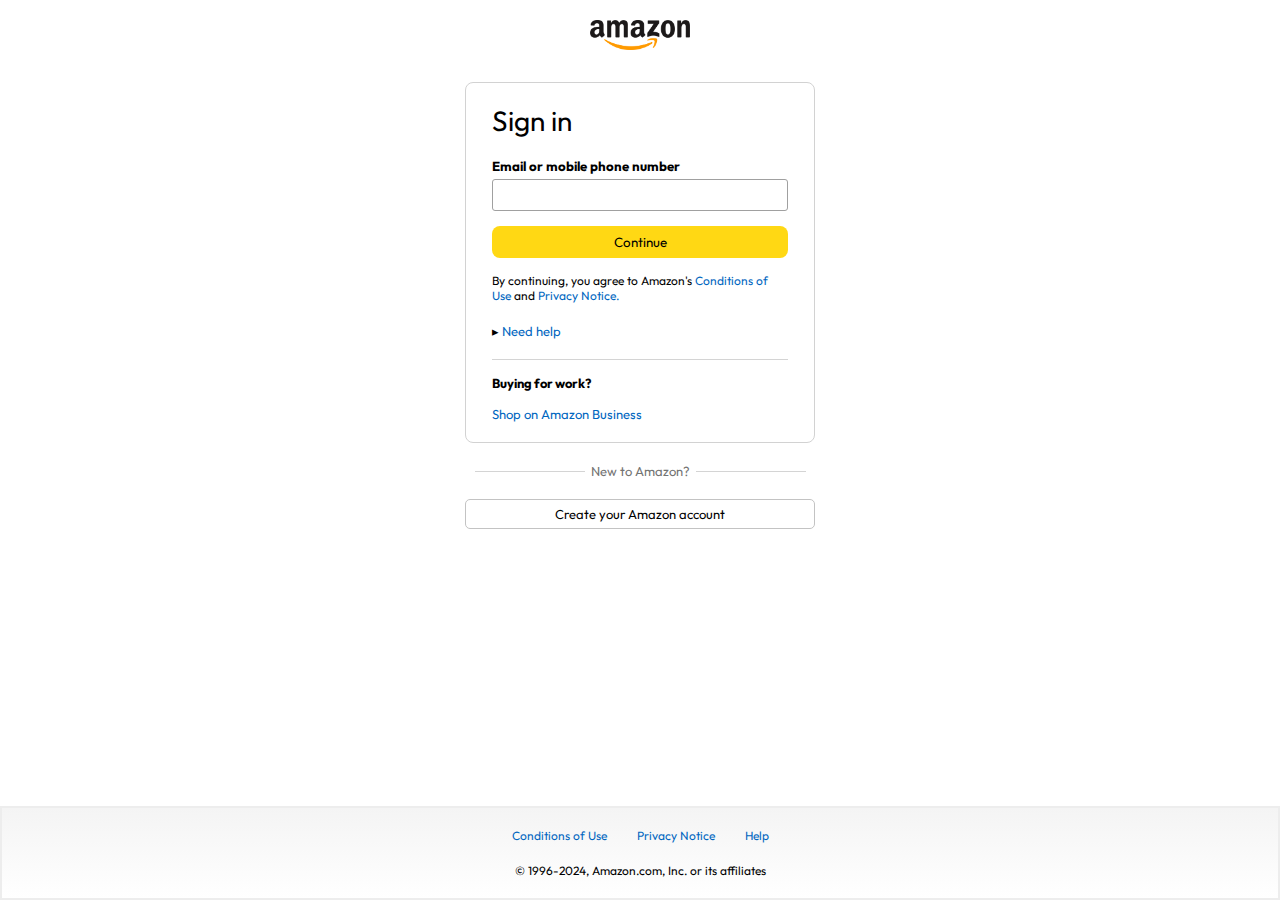
<file: client/signin/signin.html>
<!DOCTYPE html>
<html lang="en">
<head>
    <meta charset="UTF-8">
    <meta name="viewport" content="width=device-width, initial-scale=1.0">
    <title>Sign In</title>
    <link rel="stylesheet" href="../signin/signin.css">
</head>
<body>
    <a href="../index.html"><img class="logo" src="../assets/amazon_logo_dark.png" alt="" width="100px"></a>
    <div class="signin-container">
        <h1 class="signin-title">Sign in</h1>
        <h5 class="input-lable">Email or mobile phone number</h5>
        <input type="text">
        <button>Continue</button>
        <p class="signin-condition">By continuing, you agree to Amazon's <span>Conditions of Use</span> and <span>Privacy Notice.</span></p>
        <p class="signin-help">&#9656 <span>Need help</span></p>
        <hr>
        <h4>Buying for work?</h4>
        <p class="signin-business"><span>Shop on Amazon Business</span></p>
    </div>
    <div class="signin-bottom">
        <hr>
        <p>New to Amazon?</p>
        <hr>
    </div>
    <a href="../signup.html"><button class="signin-signup-btn">Create your Amazon account</button></a>
    
    <footer>
        <div class="footer-links">
            <a href="#">Conditions of Use</a>
            <a href="#">Privacy Notice</a>
            <a href="#">Help</a>
        </div>
        <p class="footer-copyright">&copy 1996-2024, Amazon.com, Inc. or its affiliates</p>
    </footer>
</body>
</html>
</file>
<file: client/main.css>
@import url('https://fonts.googleapis.com/css2?family=Outfit:wght@100..900&display=swap');

* {
    margin: 0;
    padding: 0;
    box-sizing: border-box;
    font-family: "Outfit", sans-serif;
}

body {
    background: #dadada;
}
a {
    text-decoration: none;
    color: inherit;
}
nav {
    display: flex;
    align-items: center;
    justify-content: space-between;
    background: #131921;
    padding: 10px 20px;
    color: #fff;
}
.nav-country {
    display: flex;
    align-items: end;
    margin-left: 15px;
    font-size: 13px;
    color: #c4c4c4;
}
.nav-country h1 {
    color: #fff;
    font-size: 14px;
}
.nav-search {
    flex: 1;
    display: flex;
    align-items: center;
    background: #fff;
    color: gray;
    max-width: 1000px;
    border-radius: 4px;
    margin-left: 15px;
}
.nav-search-category {
    display: flex;
    align-items: center;
    padding: 10px 20px;
    gap: 5px;
    background: #e5e5e5;
    border-radius: 4px 0 0 4px;
}
.nav-search-input {
    border: none;
    outline: none;
    padding-left: 20px;
    width: 100%;
}
.nav-search-icon {
    max-width: 41px;
    padding: 8px;
    background: #ffd64f;
    border-radius: 0 4px 4px 0;
}
.nav-language {
    display: flex;
    align-items: center;
    gap: 2px;
    font-weight: 600;
    margin-left: 15px;
}
.nav-text {
    margin-left: 15px;
}
.nav-text p {
    font-size: 10px;
}
.nav-text h1 {
    font-size: 14px;
}
.nav-cart {
    display: flex;
    align-items: center;
    margin: 0px 15px;
}
.nav-bottom {
    display: flex;
    align-items: center;
    gap: 20px;
    padding: 8px 20px;
    background: #232f3e;
    color: #fff;
    font-size: 15px;
}
.nav-bottom div {
    display: flex;
    align-items: center;
    gap: 5px;
    font-weight: 500;
}
.header-slider ul {
    display: flex;
    overflow-y: hidden;
}
.header-img {
    max-width: 100%;
    mask-image: linear-gradient(to bottom, #000000 50%, transparent 100%);
}
.header-slider a {
    position: absolute;
    top: 20%;
    z-index: 1;
    padding: 5vh 1vw;
    background: #ffffff4f;
    color: #0000007b;
    text-decoration: none;
    font-weight: 600;
    font-size: 18px;
    cursor: pointer;
}
.control_next {
    right: 0;
}
.box-row {
    display: flex;
    flex-wrap: wrap;
    row-gap: 20px;
    justify-content: space-between;
    margin: 20px 30px;
}
.box-col {
    display: flex;
    flex-direction: column;
    gap: 10px;
    padding: 15px 20px;
    background: #fff;
    max-width: 24%;
    min-width: 200px;
    z-index: 1;
}
.box-col a {
    font-size: 13px;
    color: #009999;
    font-weight: 500;
}
.header-box {
    margin-top: -20vw;
}
.products-slider {
    background: #fff;
    margin: 0 30px;
    padding: 20px;
    margin-bottom: 15px;
}
.products-slider .products {
    display: flex;
    overflow-x: auto;
    gap: 20px;
    margin-top: 10px;
}
.products-slider .products img {
    max-width: 200px;
    max-height: 200px;
}
.products-slider .products::-webkit-scrollbar {
    display: none;
}
.products-slider-with-price {
    background: #fff;
    margin: 0 30px;
    padding: 20px;
    margin-bottom: 15px;
}
.products-slider-with-price .products {
    display: flex;
    overflow-x: auto;
    gap: 10px;
    margin-top: 10px;
}
.products-slider-with-price .products::-webkit-scrollbar{
    display: none;
}
.product-card {
    display: flex;
    flex-direction: column;
    justify-content: end;
    min-width: 210px;
    background: #fbfbfb;
}
.product-card img {
    width: 110px;
    margin: 0 50px;
}
.product-offer p {
    background: #be0b3b;
    color: #fff;
    display: inline-block;
    padding: 2px 5px;
    border-radius: 2px;
    margin: 8px 0;
    font-size: 13px;
}
.product-offer span {
    color: #be0b3b;
    font-weight: 500;
    font-size: 12px;
}
.product-price {
    color: gray;
    font-size: 13px;
}
.product-card h4 {
    color: #525252;
    font-size: 15px;
    font-weight: 400;
}
footer {
    display: flex;
    justify-content: space-between;
    align-items: center;
    color: #fff;
    background: #131921;
    padding: 20px 60px;
}

/* ------------ media query --------- */

@media only screen and (max-width: 900px) {
    nav {
        flex-wrap: wrap;
    }
    .nav-search {
        order: 7;
        margin: 15px 0 5px;
        min-width: 300px;
    }
    .box-col {
        max-width: 48%;
    }
}
@media only screen and  (max-width: 600px){
    .nav-country {
        display: none;
    }
    .nav-language {
        display: none;
    }
    .nav-text {
        display: none;
    }
    .nav-bottom {
        font-size: 13px;
        gap: 10px;
        overflow-x: scroll;
    }
    .nav-bottom::-webkit-scrollbar {
        display: none;
    }
     .nav-bottom p {
       flex-wrap: nowrap;
     }
     .mobile-user-icon {
        display: flex !important;
        flex: 1;
        justify-content: flex-end;
     }
     .mobile-user-icon img {
        width: 25px;
     }
     .nav-cart h4 {
        display: none;
     }
     .nav-cart img {
        width: 25px;
     }
     .header-slider a {
        top: 24%;
        padding: 2vh 1vw;
        font-size: 15px;
     }
     .box-col {
        max-width: 100%;
        width: 100%;
     }
     footer {
        justify-content: center;
        flex-direction: column;
        font-size: 14px;
     }
}
</file>
<file: main/style.css>
@import url('https://fonts.googleapis.com/css2?family=Outfit:wght@100..900&display=swap');

* {
    margin: 0;
    padding: 0;
    box-sizing: border-box;
    font-family: "Outfit", sans-serif;
}

body {
    background: #dadada;
}
a {
    text-decoration: none;
    color: inherit;
}
nav {
    display: flex;
    align-items: center;
    justify-content: space-between;
    background: #131921;
    padding: 10px 20px;
    color: #fff;
}
.nav-country {
    display: flex;
    align-items: end;
    margin-left: 15px;
    font-size: 13px;
    color: #c4c4c4;
}
.nav-country h1 {
    color: #fff;
    font-size: 14px;
}
.nav-search {
    flex: 1;
    display: flex;
    align-items: center;
    background: #fff;
    color: gray;
    max-width: 1000px;
    border-radius: 4px;
    margin-left: 15px;
}
.nav-search-category {
    display: flex;
    align-items: center;
    padding: 10px 20px;
    gap: 5px;
    background: #e5e5e5;
    border-radius: 4px 0 0 4px;
}
.nav-search-input {
    border: none;
    outline: none;
    padding-left: 20px;
    width: 100%;
}
.nav-search-icon {
    max-width: 41px;
    padding: 8px;
    background: #ffd64f;
    border-radius: 0 4px 4px 0;
}
.nav-language {
    display: flex;
    align-items: center;
    gap: 2px;
    font-weight: 600;
    margin-left: 15px;
}
.nav-text {
    margin-left: 15px;
}
.nav-text p {
    font-size: 10px;
}
.nav-text h1 {
    font-size: 14px;
}
.nav-cart {
    display: flex;
    align-items: center;
    margin: 0px 15px;
}
.nav-bottom {
    display: flex;
    align-items: center;
    gap: 20px;
    padding: 8px 20px;
    background: #232f3e;
    color: #fff;
    font-size: 15px;
}
.nav-bottom div {
    display: flex;
    align-items: center;
    gap: 5px;
    font-weight: 500;
}
.header-slider ul {
    display: flex;
    overflow-y: hidden;
}
.header-img {
    max-width: 100%;
    mask-image: linear-gradient(to bottom, #000000 50%, transparent 100%);
}
.header-slider a {
    position: absolute;
    top: 20%;
    z-index: 1;
    padding: 5vh 1vw;
    background: #ffffff4f;
    color: #0000007b;
    text-decoration: none;
    font-weight: 600;
    font-size: 18px;
    cursor: pointer;
}
.control_next {
    right: 0;
}
.box-row {
    display: flex;
    flex-wrap: wrap;
    row-gap: 20px;
    justify-content: space-between;
    margin: 20px 30px;
}
.box-col {
    display: flex;
    flex-direction: column;
    gap: 10px;
    padding: 15px 20px;
    background: #fff;
    max-width: 24%;
    min-width: 200px;
    z-index: 1;
}
.box-col a {
    font-size: 13px;
    color: #009999;
    font-weight: 500;
}
.header-box {
    margin-top: -20vw;
}
.products-slider {
    background: #fff;
    margin: 0 30px;
    padding: 20px;
    margin-bottom: 15px;
}
.products-slider .products {
    display: flex;
    overflow-x: auto;
    gap: 20px;
    margin-top: 10px;
}
.products-slider .products img {
    max-width: 200px;
    max-height: 200px;
}
.products-slider .products::-webkit-scrollbar {
    display: none;
}
.products-slider-with-price {
    background: #fff;
    margin: 0 30px;
    padding: 20px;
    margin-bottom: 15px;
}
.products-slider-with-price .products {
    display: flex;
    overflow-x: auto;
    gap: 10px;
    margin-top: 10px;
}
.products-slider-with-price .products::-webkit-scrollbar{
    display: none;
}
.product-card {
    display: flex;
    flex-direction: column;
    justify-content: end;
    min-width: 210px;
    background: #fbfbfb;
}
.product-card img {
    width: 110px;
    margin: 0 50px;
}
.product-offer p {
    background: #be0b3b;
    color: #fff;
    display: inline-block;
    padding: 2px 5px;
    border-radius: 2px;
    margin: 8px 0;
    font-size: 13px;
}
.product-offer span {
    color: #be0b3b;
    font-weight: 500;
    font-size: 12px;
}
.product-price {
    color: gray;
    font-size: 13px;
}
.product-card h4 {
    color: #525252;
    font-size: 15px;
    font-weight: 400;
}
footer {
    display: flex;
    justify-content: space-between;
    align-items: center;
    color: #fff;
    background: #131921;
    padding: 20px 60px;
}

/* ------------ media query --------- */

@media only screen and (max-width: 900px) {
    nav {
        flex-wrap: wrap;
    }
    .nav-search {
        order: 7;
        margin: 15px 0 5px;
        min-width: 300px;
    }
    .box-col {
        max-width: 48%;
    }
}
@media only screen and  (max-width: 600px){
    .nav-country {
        display: none;
    }
    .nav-language {
        display: none;
    }
    .nav-text {
        display: none;
    }
    .nav-bottom {
        font-size: 13px;
        gap: 10px;
        overflow-x: scroll;
    }
    .nav-bottom::-webkit-scrollbar {
        display: none;
    }
     .nav-bottom p {
       flex-wrap: nowrap;
     }
     .mobile-user-icon {
        display: flex !important;
        flex: 1;
        justify-content: flex-end;
     }
     .mobile-user-icon img {
        width: 25px;
     }
     .nav-cart h4 {
        display: none;
     }
     .nav-cart img {
        width: 25px;
     }
     .header-slider a {
        top: 24%;
        padding: 2vh 1vw;
        font-size: 15px;
     }
     .box-col {
        max-width: 100%;
        width: 100%;
     }
     footer {
        justify-content: center;
        flex-direction: column;
        font-size: 14px;
     }
}
</file>
<file: signin/signin.css>
@import url('https://fonts.googleapis.com/css2?family=Outfit:wght@100..900&display=swap');
* {
    padding: 0;
    margin: 0;
    box-sizing: border-box;
    font-family: Outfit;
}
body {
    background: #fff;
    text-align: center;
    font-family: Outfit;
    min-height: 100vh;
}
.logo {
    margin-top: 20px;
}
.signin-container {
    max-width: 350px;
    border: 1px solid #d2d2d2;
    margin: auto;
    margin-top: 28px;
    padding: 20px 26px;
    border-radius: 8px;
    text-align: left;
}
.signin-title {
    font-size: 28px;
    font-weight: 400;
}
.input-lable {
    margin-top: 20px;
}
.signin-container input {
    width: 100%;
    height: 32px;
    margin-top: 5px;
    padding: 3px 7px;
    border-radius: 3px;
    border: 1px solid #a0a0a0;
    font-size: 12px;
}
.signin-container input:focus {
    outline: 3px solid #c2f2ff;
}
.signin-container button {
    width: 100%;
    height: 32px;
    margin: 15px 0;
    background: #ffd814;
    border: none;
    border-radius: 8px;
    cursor: pointer;
}
.signin-container button:hover {
    background: #ebc712;
}
.signin-condition {
    font-size: 12px;
}
.signin-container p span {
    color: #0066c0;
}
.signin-help {
    font-size: 13px;
    margin: 20px 0;
}
.signin-container hr {
    border: none;
    height: 1px;
    background: #d4d4d4;
}
.signin-container h4 {
    margin: 15px 0;
    font-size: 13px;
}
.signin-business {
    font-size: 13px;
}
.signin-bottom {
    width: 350px;
    font-size: 13px;
    color: #737373;
    margin: 20px auto;
    display: flex;
    align-items: center;
    justify-content: center;
    gap: 6px;
}
.signin-bottom hr {
    border: none;
    height: 1px;
    background: #d4d4d4;
    width: 110px;
}
.signin-signup-btn {
    width: 350px;
    height: 30px;
    font-size: 13px;
    background: #fff;
    border-radius: 5px;
    border: 1px solid #c3c3c3;
}
.signin-signup-btn:hover {
    background: #f1f1f1;
}
footer {
    width: 100%;
    height: auto;
    max-height: 200px;
    margin-top: 20px;
    padding: 20px 0;
    position: fixed;
    bottom: 0;
    background: linear-gradient(to bottom, #f4f4f4, #fff);
    border: 2px solid #ededed;
    font-size: 12px;
    
}
footer .footer-links {
    display: flex;
    justify-content: center;
    gap: 30px;
    margin-bottom: 20px;
}
footer .footer-links a {
    text-decoration: none;
    color: #0066c0;
}
</file>
<file: cart/cart.css>
.cart {
    display: flex;
    gap: 20px;
    margin: 20px;
}
.cart-left {
    background: white;
    padding: 20px;
}
.cart-left h1 {
    font-size: 28px;
    font-weight: 400;
    margin-bottom: 15px;
}
.cart-left hr {
    border: none;
    height: 1px;
    background: #dadada;
}
.product-cart-list {
    display: flex;
    align-items: start;
    gap: 10px;
    padding: 24px 0 12px 12px;
}
.product-cart-titleprice {
    display: flex;
    gap: 20px;
    font-size: 18px;
}
.product-cart-bestseller {
    font-size: 12px;
    margin-top: 10px;
}
.product-cart-bestseller span {
    font-size: 13px;
    background: #c45500;
    color: white;
    padding: 3px 8px;
}
.product-cart-stock {
    font-size: 13px;
    color: #007600;
    margin: 4px 0;
}
.product-cart-delivery {
    font-size: 15px;
}
.product-cart-returns {
    font-size: 15px;
    color: #007185;
    font-weight: 400;
}
.product-cart-giftoption {
    color: #494949;
    font-size: 13px;
    margin: 3px 0;
}
.product-cart-giftoption span {
    color: #007185;
}
.product-cart-specs {
    max-width: 150px;
    display: grid;
    grid-template-columns: auto auto;
    row-gap: 3px;
    font-size: 13px;
    margin: 7px 0;
}
.cart-list-action {
    display: flex;
    gap: 12px;
    font-size: 14px;
    color: #007185;
}
.cart-list-action hr {
    height: 20px;
    width: 1px;
    background: #cfcfcf;
}
.cart-list-action select {
    padding: 5px;
    border-radius: 6px;
    background: #f3f3f3;
}
.cart-list-subtotal {
    text-align: right;
    font-size: 20px;
    margin-top: 10px;
}
.cart-right {
    background: white;
    padding: 20px;
    max-height: 220px;
    min-width: 280px;
}
.cart-free-delivery {
    display: flex;
    font-size: 13px;
}
.cart-subtotal {
    margin-top: 20px;
    font-size: 18px;
    font-weight: 500;
}
.cart-right-gift {
    margin: 7px 0;
    font-size: 14px;
}
.cart-right button {
    width: 100%;
    height: 32px;
    margin: 15px 0;
    background: #ffd814;
    border: none;
    border-radius: 8px;
    cursor: pointer;
}
.cart-right button:hover {
    background: #ecb712;
}
.footer-cart {
    margin-top: 50px;
}


/* --------- media query -------------- */

@media only screen and (max-width: 900px) {
    .cart {
        flex-wrap: wrap;
    }
    .cart-right {
        min-width: 100%;
    }
}

@media only screen and (max-width: 600px) {
    .product-cart-list {
        padding: 24px 0;
    }
    .product-cart-list img {
        width: 80px;
    }
    .product-cart-titleprice {
        flex-wrap: wrap;
        font-size: 14px;
    }
    .product-cart-delivery {
        font-size: 13px;
    }
    .cart-list-action .action-btn:nth-last-child(1) {
        display: none;
    }
    .cart-list-action hr:nth-last-child(2) {
        display: none;
    }
    .cart-list-action .action-btn:nth-last-child(3) {
        display: none;
    }
    .cart-list-action hr:nth-last-child(4) {
        display: none;
    }
    .cart-right {
        min-width: 100%;
    }

}
</file>
<file: client/signin/signin.css>
@import url('https://fonts.googleapis.com/css2?family=Outfit:wght@100..900&display=swap');
* {
    padding: 0;
    margin: 0;
    box-sizing: border-box;
    font-family: Outfit;
}
body {
    background: #fff;
    text-align: center;
    font-family: Outfit;
    min-height: 100vh;
}
.logo {
    margin-top: 20px;
}
.signin-container {
    max-width: 350px;
    border: 1px solid #d2d2d2;
    margin: auto;
    margin-top: 28px;
    padding: 20px 26px;
    border-radius: 8px;
    text-align: left;
}
.signin-title {
    font-size: 28px;
    font-weight: 400;
}
.input-lable {
    margin-top: 20px;
}
.signin-container input {
    width: 100%;
    height: 32px;
    margin-top: 5px;
    padding: 3px 7px;
    border-radius: 3px;
    border: 1px solid #a0a0a0;
    font-size: 12px;
}
.signin-container input:focus {
    outline: 3px solid #c2f2ff;
}
.signin-container button {
    width: 100%;
    height: 32px;
    margin: 15px 0;
    background: #ffd814;
    border: none;
    border-radius: 8px;
    cursor: pointer;
}
.signin-container button:hover {
    background: #ebc712;
}
.signin-condition {
    font-size: 12px;
}
.signin-container p span {
    color: #0066c0;
}
.signin-help {
    font-size: 13px;
    margin: 20px 0;
}
.signin-container hr {
    border: none;
    height: 1px;
    background: #d4d4d4;
}
.signin-container h4 {
    margin: 15px 0;
    font-size: 13px;
}
.signin-business {
    font-size: 13px;
}
.signin-bottom {
    width: 350px;
    font-size: 13px;
    color: #737373;
    margin: 20px auto;
    display: flex;
    align-items: center;
    justify-content: center;
    gap: 6px;
}
.signin-bottom hr {
    border: none;
    height: 1px;
    background: #d4d4d4;
    width: 110px;
}
.signin-signup-btn {
    width: 350px;
    height: 30px;
    font-size: 13px;
    background: #fff;
    border-radius: 5px;
    border: 1px solid #c3c3c3;
}
.signin-signup-btn:hover {
    background: #f1f1f1;
}
footer {
    width: 100%;
    height: auto;
    max-height: 200px;
    margin-top: 20px;
    padding: 20px 0;
    position: fixed;
    bottom: 0;
    background: linear-gradient(to bottom, #f4f4f4, #fff);
    border: 2px solid #ededed;
    font-size: 12px;
    
}
footer .footer-links {
    display: flex;
    justify-content: center;
    gap: 30px;
    margin-bottom: 20px;
}
footer .footer-links a {
    text-decoration: none;
    color: #0066c0;
}
</file>
<file: client/cart/cart.css>
.cart {
    display: flex;
    gap: 20px;
    margin: 20px;
}
.cart-left {
    background: white;
    padding: 20px;
}
.cart-left h1 {
    font-size: 28px;
    font-weight: 400;
    margin-bottom: 15px;
}
.cart-left hr {
    border: none;
    height: 1px;
    background: #dadada;
}
.product-cart-list {
    display: flex;
    align-items: start;
    gap: 10px;
    padding: 24px 0 12px 12px;
}
.product-cart-titleprice {
    display: flex;
    gap: 20px;
    font-size: 18px;
}
.product-cart-bestseller {
    font-size: 12px;
    margin-top: 10px;
}
.product-cart-bestseller span {
    font-size: 13px;
    background: #c45500;
    color: white;
    padding: 3px 8px;
}
.product-cart-stock {
    font-size: 13px;
    color: #007600;
    margin: 4px 0;
}
.product-cart-delivery {
    font-size: 15px;
}
.product-cart-returns {
    font-size: 15px;
    color: #007185;
    font-weight: 400;
}
.product-cart-giftoption {
    color: #494949;
    font-size: 13px;
    margin: 3px 0;
}
.product-cart-giftoption span {
    color: #007185;
}
.product-cart-specs {
    max-width: 150px;
    display: grid;
    grid-template-columns: auto auto;
    row-gap: 3px;
    font-size: 13px;
    margin: 7px 0;
}
.cart-list-action {
    display: flex;
    gap: 12px;
    font-size: 14px;
    color: #007185;
}
.cart-list-action hr {
    height: 20px;
    width: 1px;
    background: #cfcfcf;
}
.cart-list-action select {
    padding: 5px;
    border-radius: 6px;
    background: #f3f3f3;
}
.cart-list-subtotal {
    text-align: right;
    font-size: 20px;
    margin-top: 10px;
}
.cart-right {
    background: white;
    padding: 20px;
    max-height: 220px;
    min-width: 280px;
}
.cart-free-delivery {
    display: flex;
    font-size: 13px;
}
.cart-subtotal {
    margin-top: 20px;
    font-size: 18px;
    font-weight: 500;
}
.cart-right-gift {
    margin: 7px 0;
    font-size: 14px;
}
.cart-right button {
    width: 100%;
    height: 32px;
    margin: 15px 0;
    background: #ffd814;
    border: none;
    border-radius: 8px;
    cursor: pointer;
}
.cart-right button:hover {
    background: #ecb712;
}
.footer-cart {
    margin-top: 50px;
}


/* --------- media query -------------- */

@media only screen and (max-width: 900px) {
    .cart {
        flex-wrap: wrap;
    }
    .cart-right {
        min-width: 100%;
    }
}

@media only screen and (max-width: 600px) {
    .product-cart-list {
        padding: 24px 0;
    }
    .product-cart-list img {
        width: 80px;
    }
    .product-cart-titleprice {
        flex-wrap: wrap;
        font-size: 14px;
    }
    .product-cart-delivery {
        font-size: 13px;
    }
    .cart-list-action .action-btn:nth-last-child(1) {
        display: none;
    }
    .cart-list-action hr:nth-last-child(2) {
        display: none;
    }
    .cart-list-action .action-btn:nth-last-child(3) {
        display: none;
    }
    .cart-list-action hr:nth-last-child(4) {
        display: none;
    }
    .cart-right {
        min-width: 100%;
    }

}
</file>
